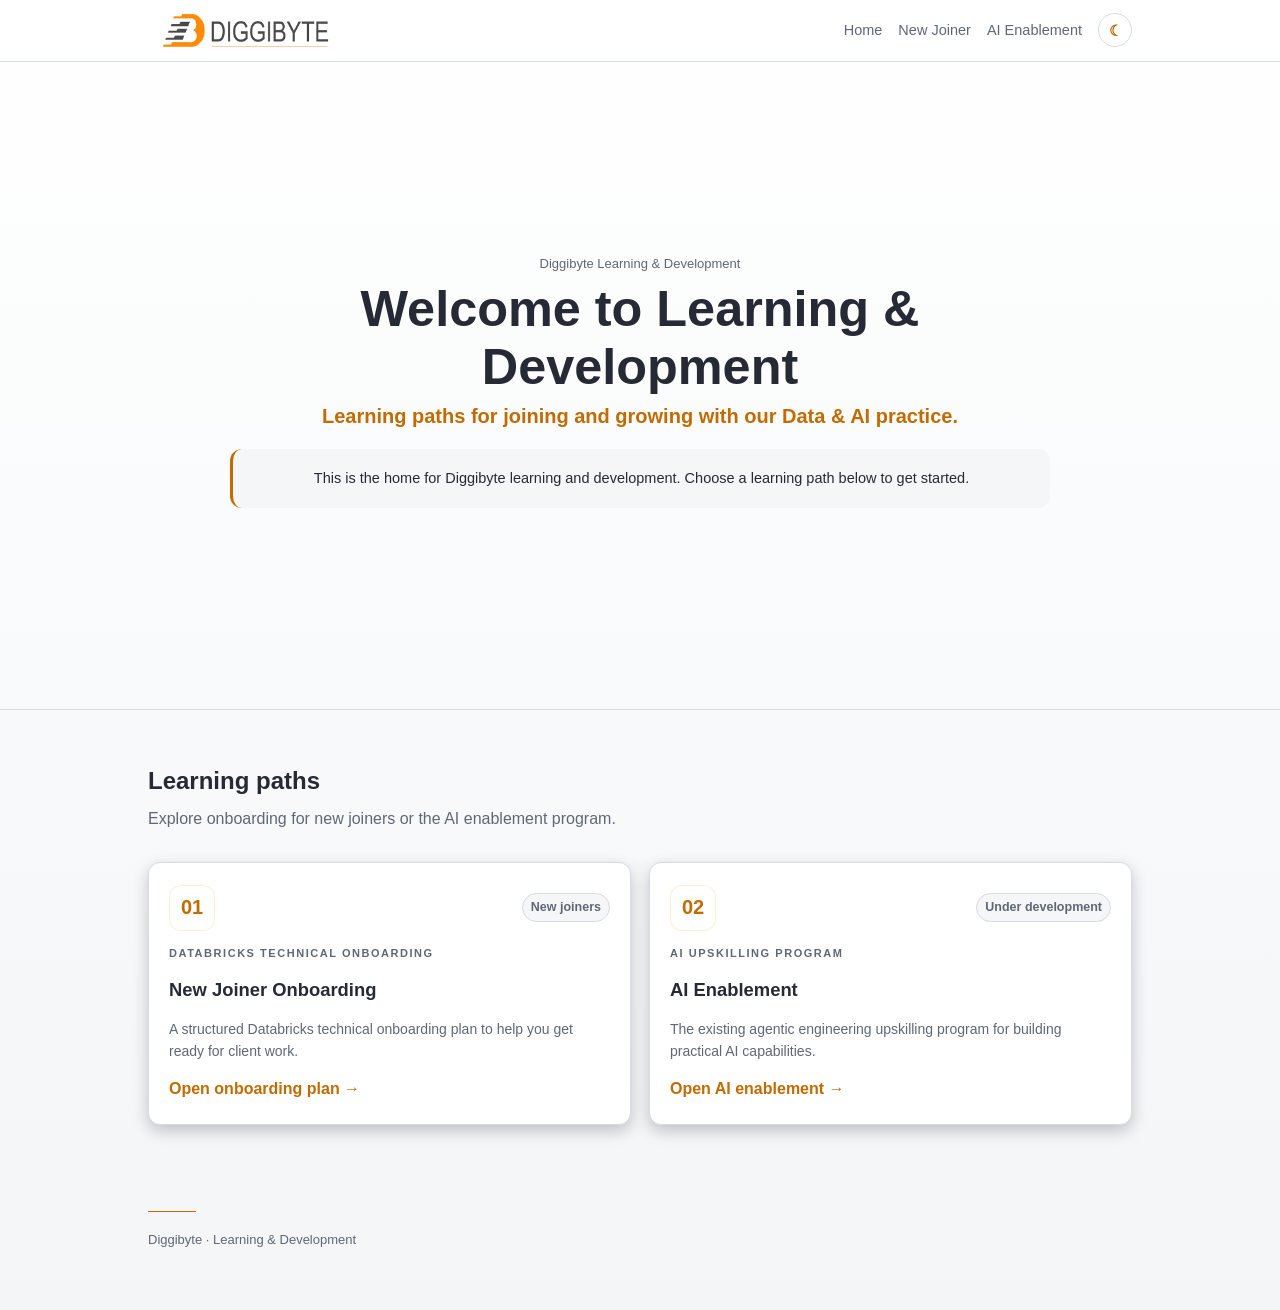
<file: index.html>
<!DOCTYPE html>
<html lang="en">
<head>
  <meta charset="UTF-8">
  <meta name="viewport" content="width=device-width, initial-scale=1.0">
  <meta name="description" content="Diggibyte Learning &amp; Development onboarding and AI enablement.">
  <title>Diggibyte: Learning &amp; Development</title>
  <link rel="stylesheet" href="css/styles.css">
</head>
<body class="light-theme">
  <nav>
    <div class="nav-inner">
      <div class="brand">
        <a href="index.html" aria-label="Diggibyte Learning &amp; Development home">
          <img class="brand-logo" src="assets/logo.png" alt="Diggibyte">
        </a>
      </div>
      <div class="navlinks">
        <a href="index.html" aria-current="page">Home</a>
        <a href="new-joiner.html">New Joiner</a>
        <a href="ai-enablement.html">AI Enablement</a>
        <button class="theme-toggle" type="button" aria-pressed="true" aria-label="Switch to dark theme" title="Switch theme">
          <span class="theme-icon" aria-hidden="true">&#9790;</span>
        </button>
      </div>
    </div>
  </nav>

  <header class="hero">
    <div class="wrap">
      <p class="initiative">Diggibyte Learning &amp; Development</p>
      <h1 class="program-name">Welcome to Learning &amp; Development</h1>
      <p class="tagline">Learning paths for joining and growing with our Data &amp; AI practice.</p>
      <div class="why-block">
        <p>This is the home for Diggibyte learning and development. Choose a learning path below to get started.</p>
      </div>
    </div>
  </header>

  <section>
    <div class="wrap">
      <h2>Learning paths</h2>
      <p class="section-lede">Explore onboarding for new joiners or the AI enablement program.</p>
      <div class="phase-grid learning-path-grid">
        <div class="phase-card">
          <div class="phase-header">
            <div class="phase-icon">01</div>
            <div class="phase-weeks">New joiners</div>
          </div>
          <div class="phase-label">Databricks technical onboarding</div>
          <h3 class="phase-title">New Joiner Onboarding</h3>
          <p>A structured Databricks technical onboarding plan to help you get ready for client work.</p>
          <a href="new-joiner.html">Open onboarding plan &#8594;</a>
        </div>
        <div class="phase-card">
          <div class="phase-header">
            <div class="phase-icon">02</div>
            <div class="phase-weeks">Under development</div>
          </div>
          <div class="phase-label">AI upskilling program</div>
          <h3 class="phase-title">AI Enablement</h3>
          <p>The existing agentic engineering upskilling program for building practical AI capabilities.</p>
          <a href="ai-enablement.html">Open AI enablement &#8594;</a>
        </div>
      </div>
    </div>
  </section>

  <footer>
    <div class="wrap">
      <div class="rule"></div>
      Diggibyte &#183; Learning &amp; Development
    </div>
  </footer>

  <script>
    const themeToggle = document.querySelector('.theme-toggle');
    const brandLogo = document.querySelector('.brand-logo');
    let savedTheme = null;

    try {
      savedTheme = localStorage.getItem('theme');
    } catch (error) {
      savedTheme = null;
    }

    if (savedTheme === 'dark') {
      document.body.classList.remove('light-theme');
    }

    function updateThemeToggle() {
      const isLight = document.body.classList.contains('light-theme');
      brandLogo.src = isLight ? 'assets/logo.png' : 'assets/logo_dark.png';
      themeToggle.setAttribute('aria-pressed', String(isLight));
      themeToggle.setAttribute('aria-label', isLight ? 'Switch to dark theme' : 'Switch to light theme');
      themeToggle.querySelector('.theme-icon').textContent = isLight ? '\u263E' : '\u2600';
    }

    themeToggle.addEventListener('click', () => {
      const isLight = document.body.classList.toggle('light-theme');
      try {
        localStorage.setItem('theme', isLight ? 'light' : 'dark');
      } catch (error) {
        // Theme switching still works when browser storage is unavailable.
      }
      updateThemeToggle();
    });

    updateThemeToggle();
  </script>
</body>
</html>
</file>
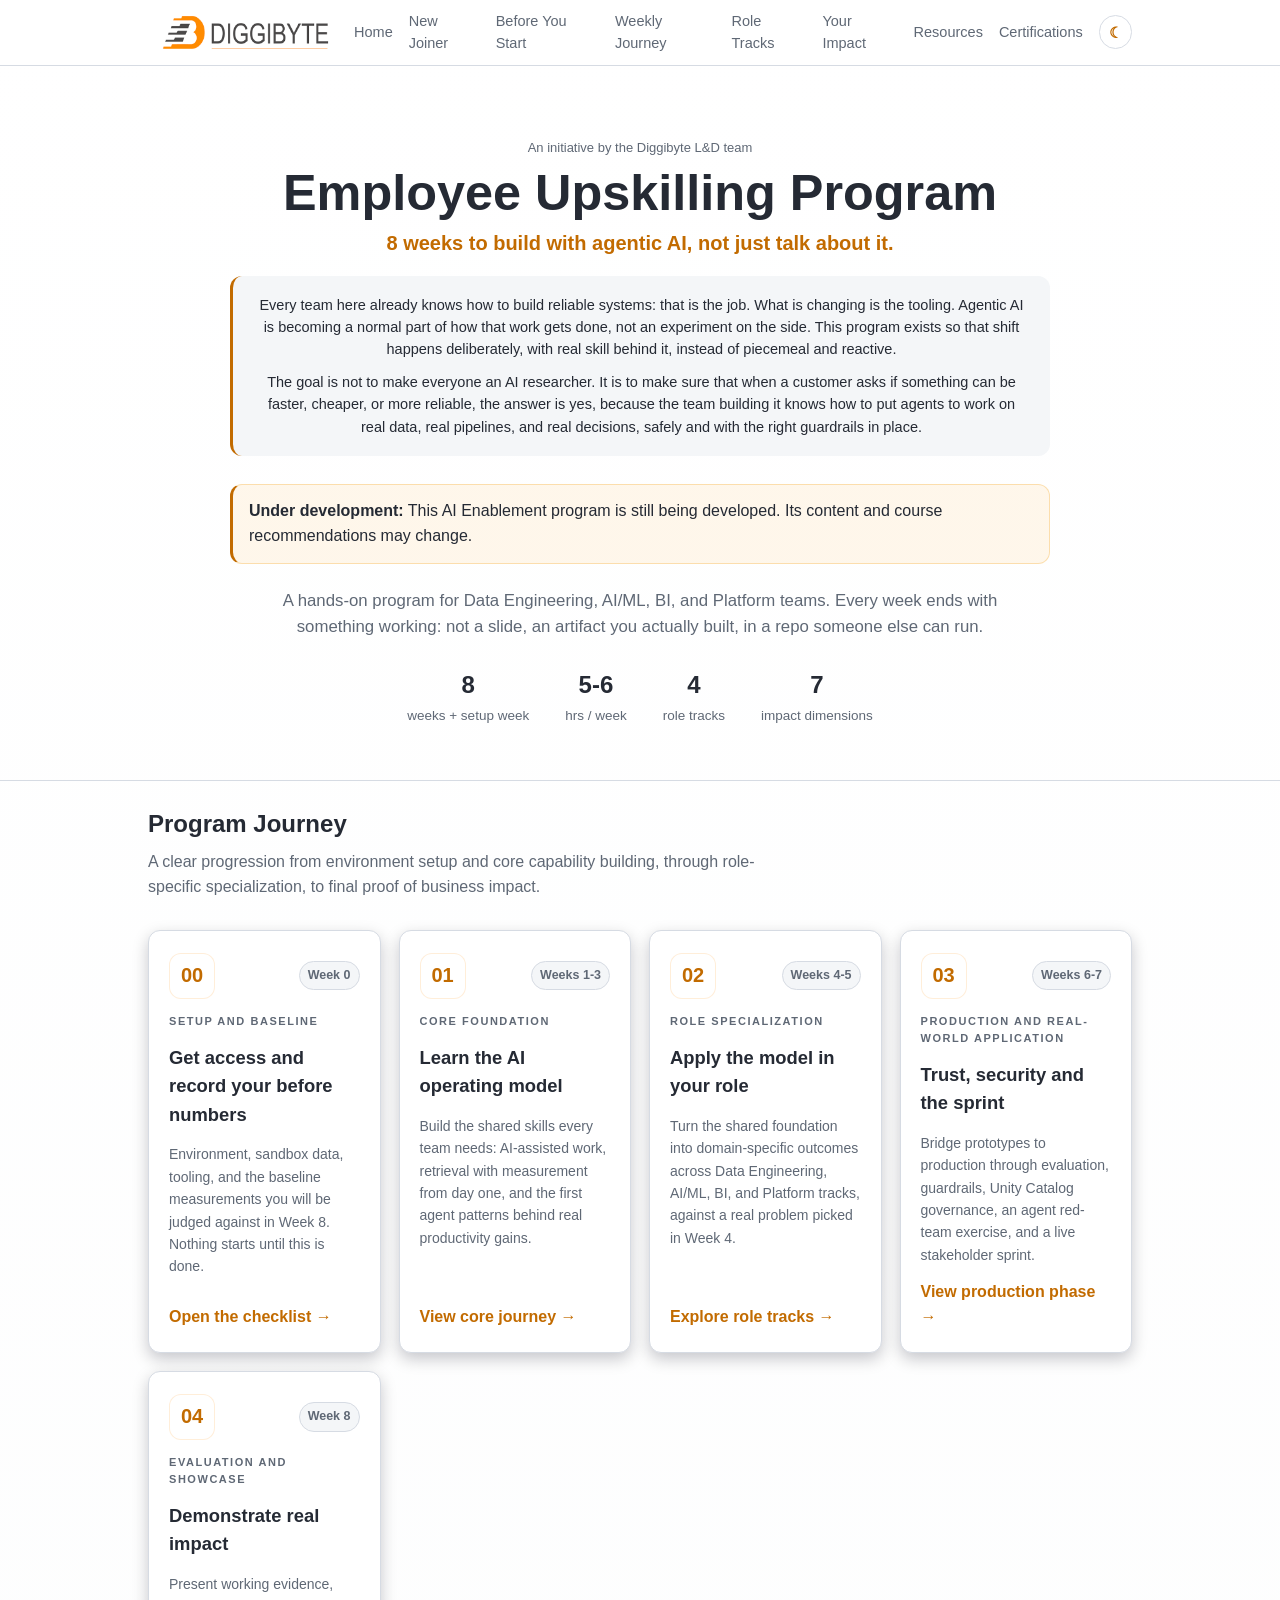
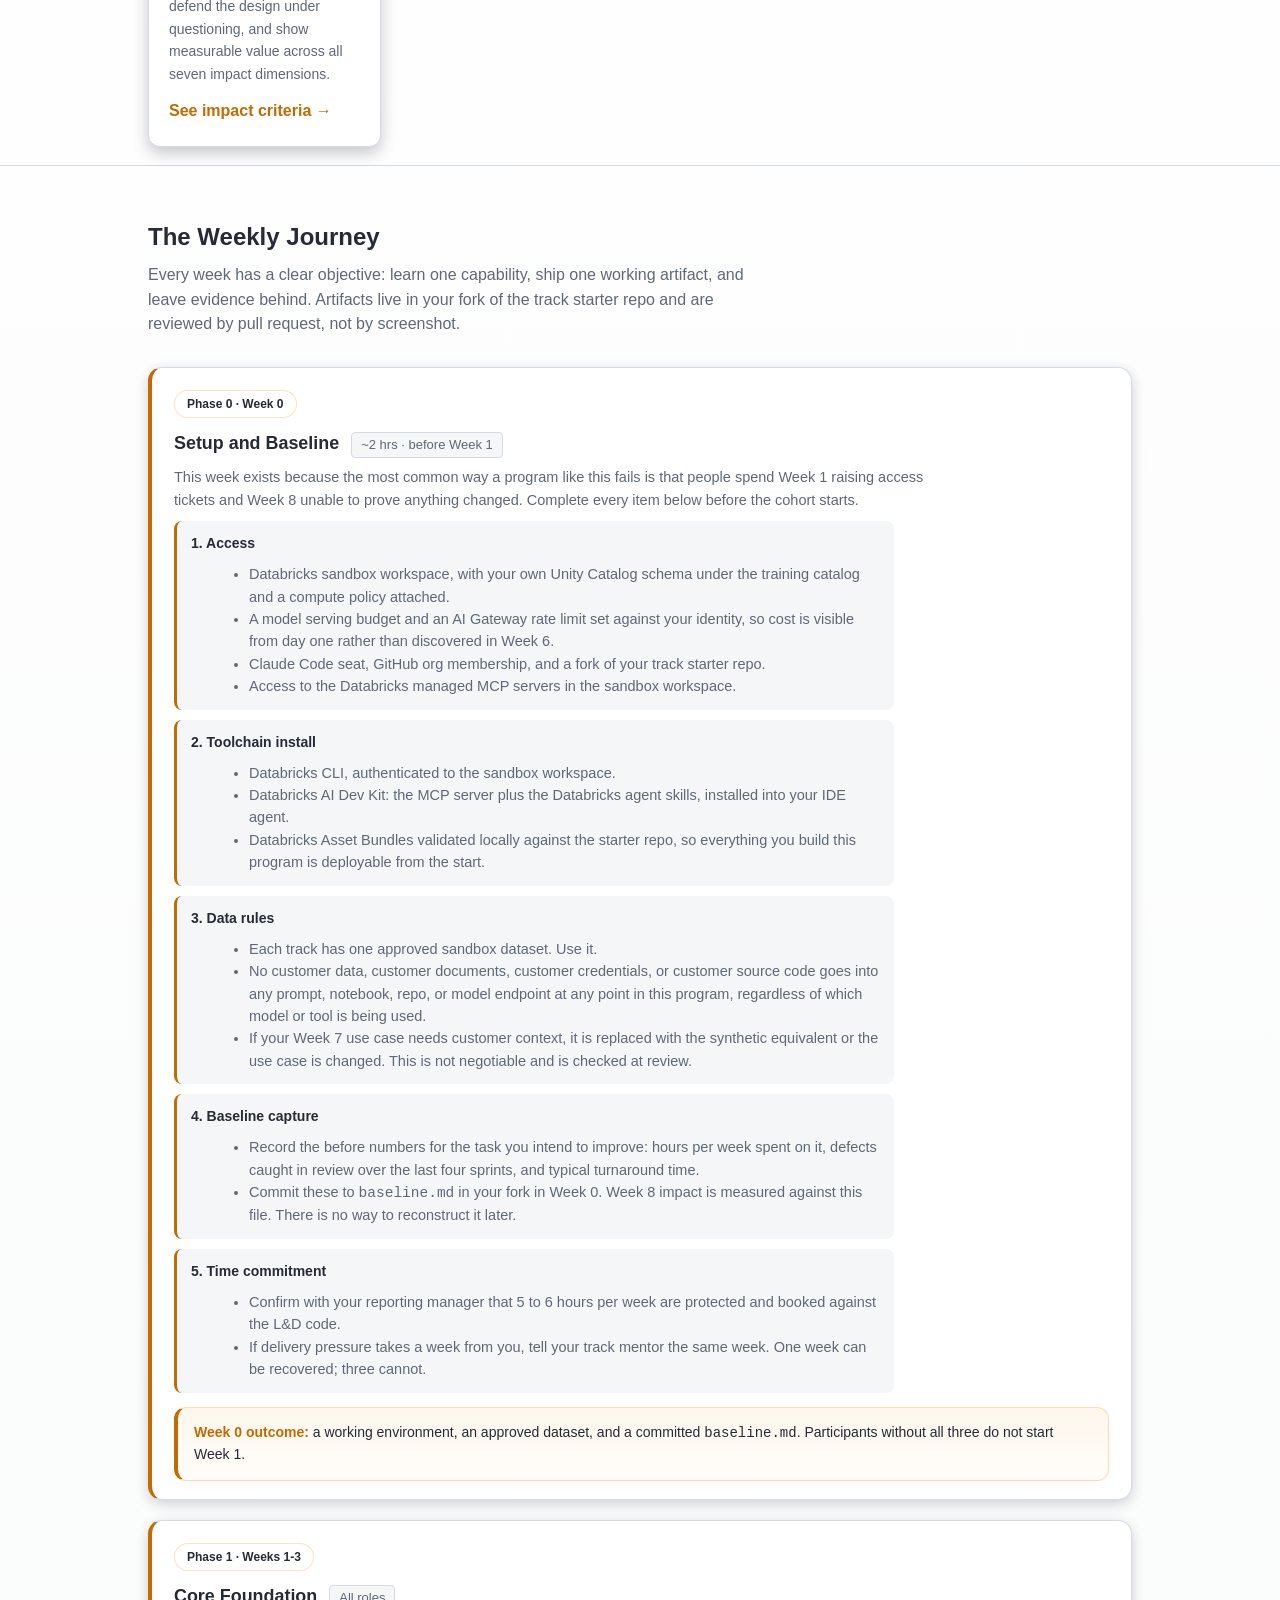
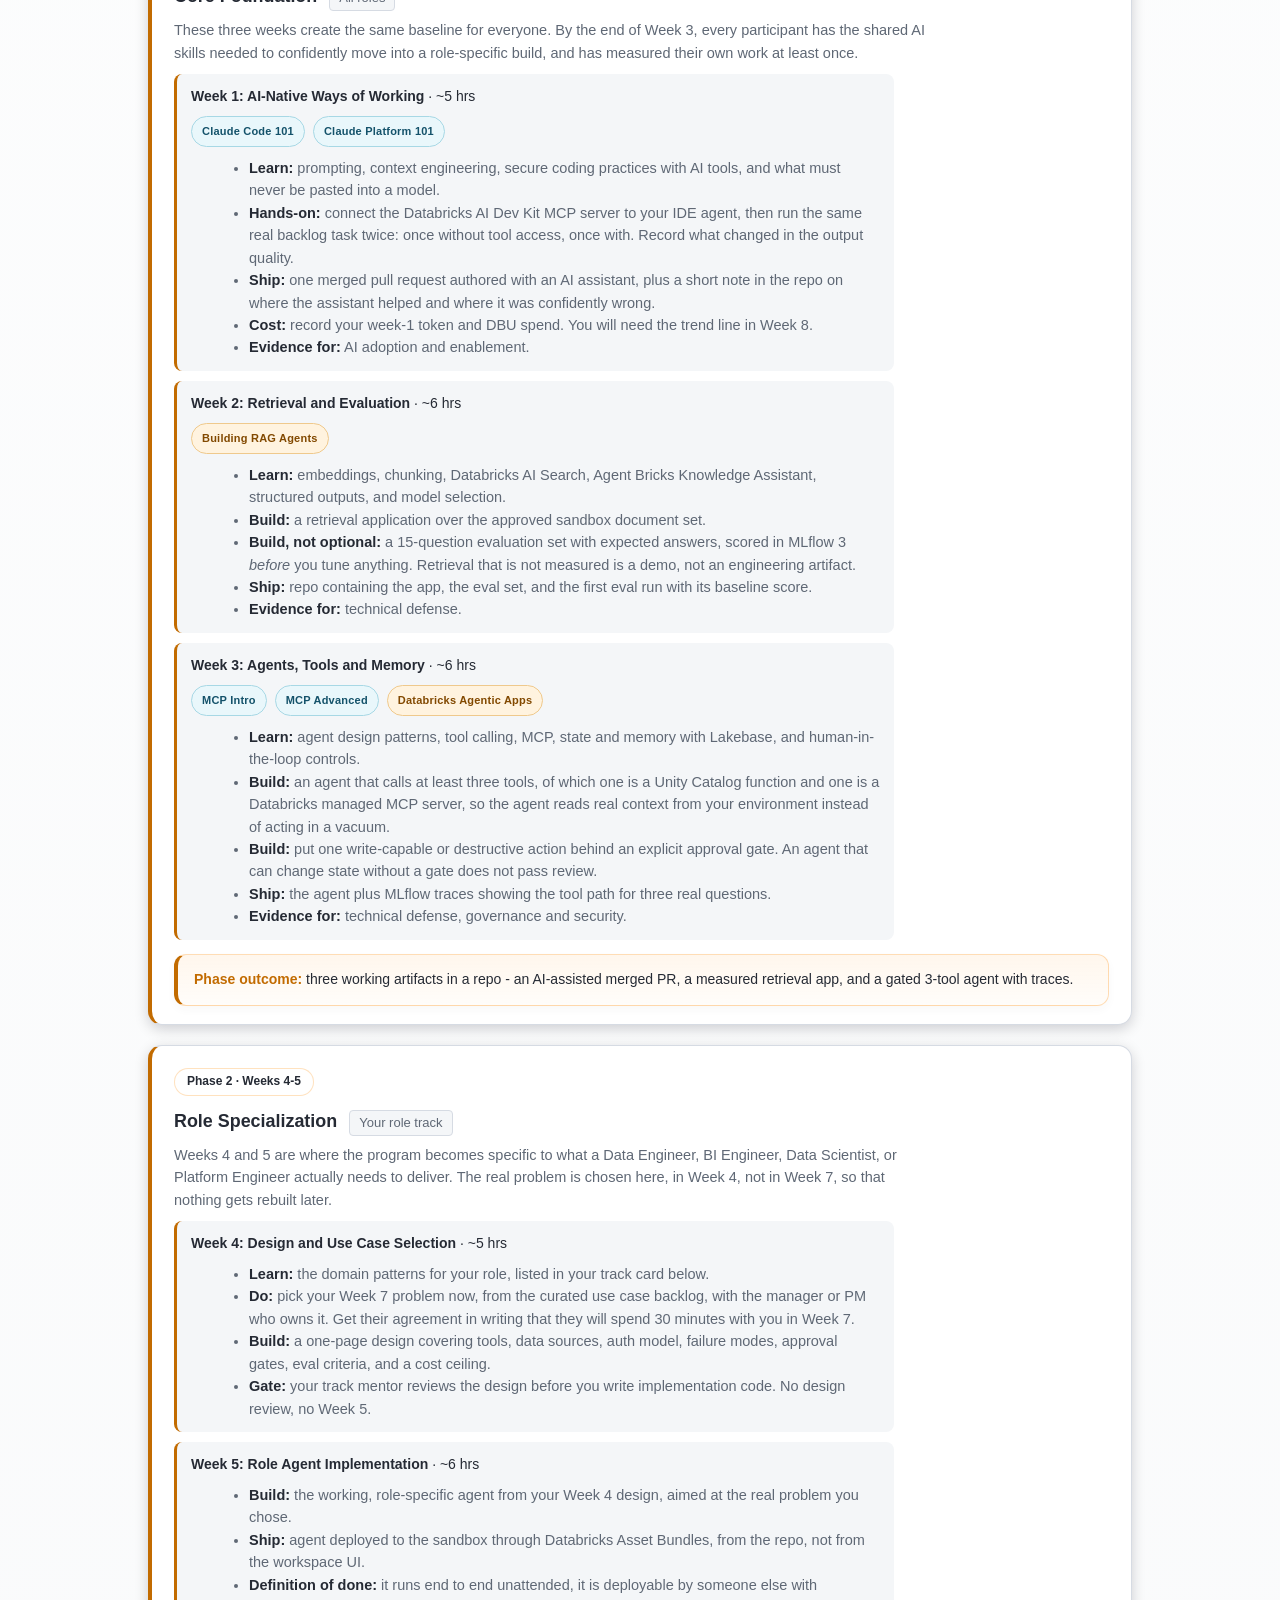
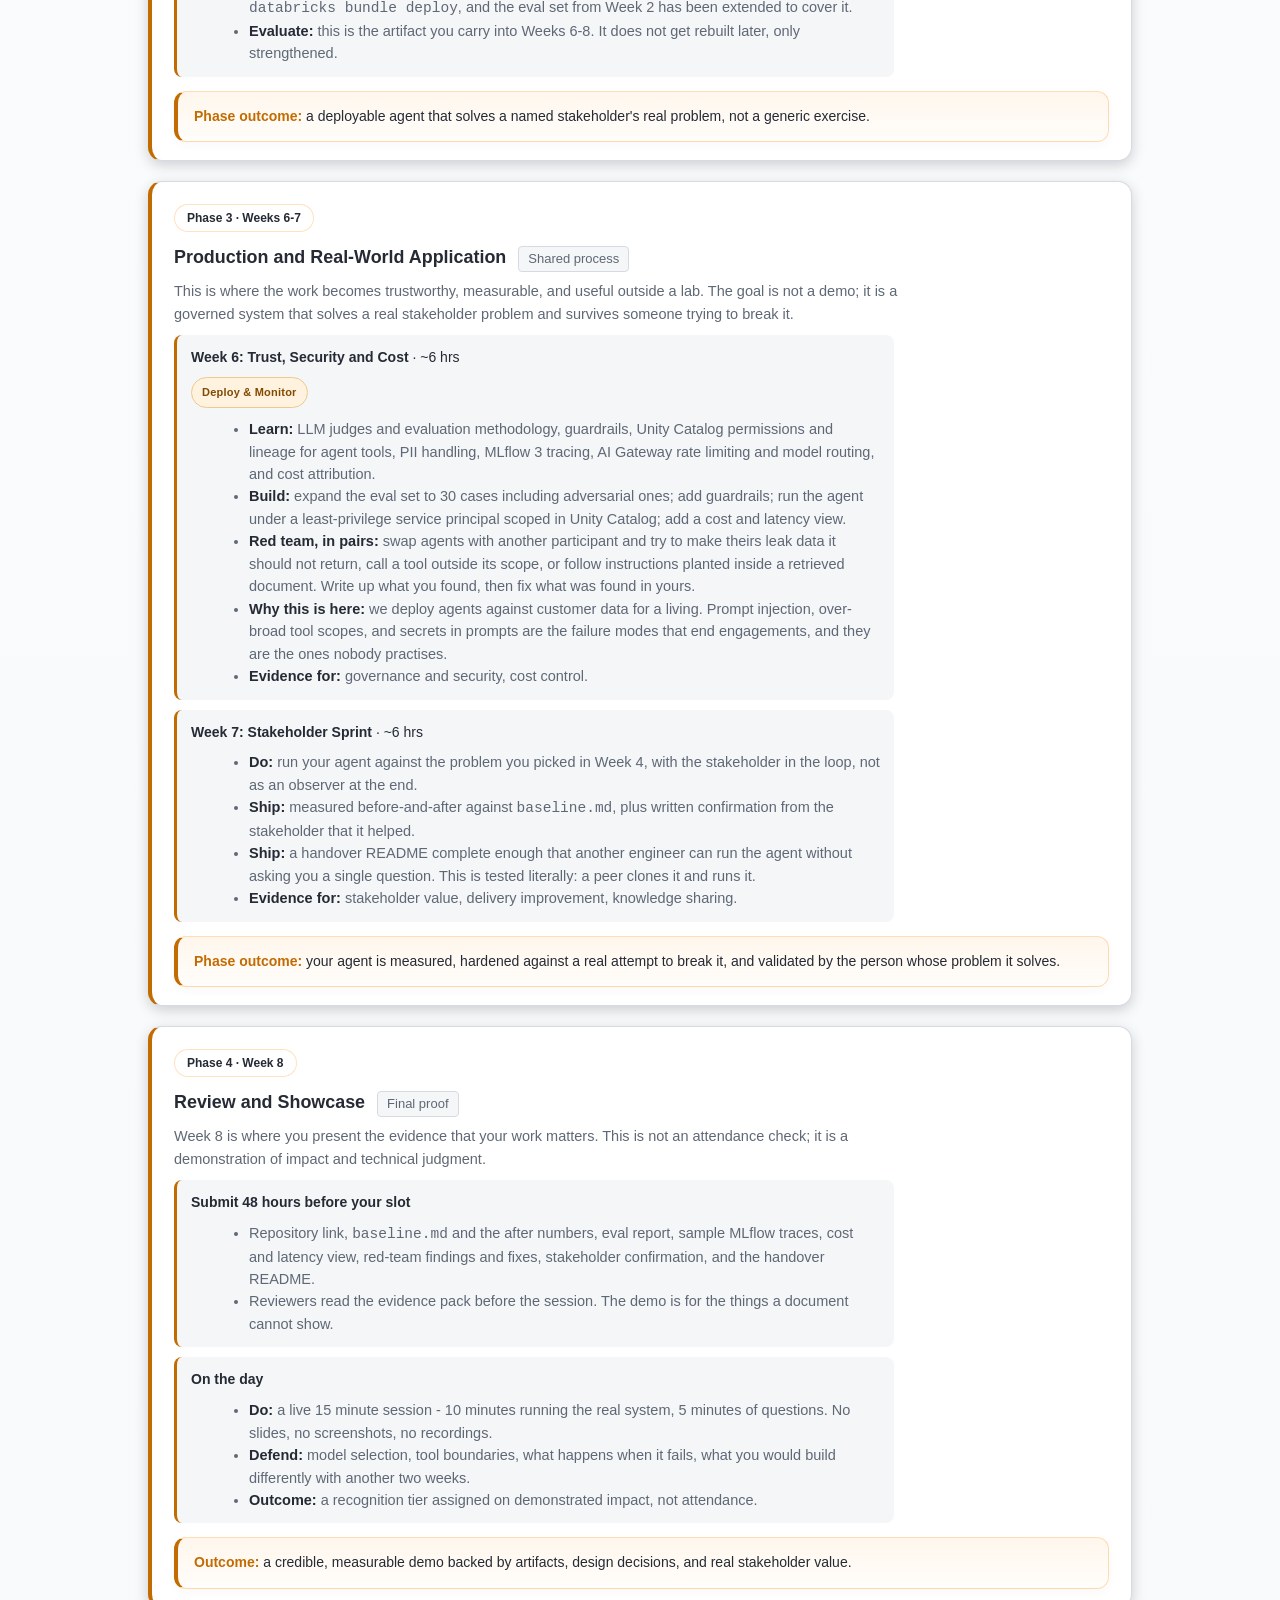
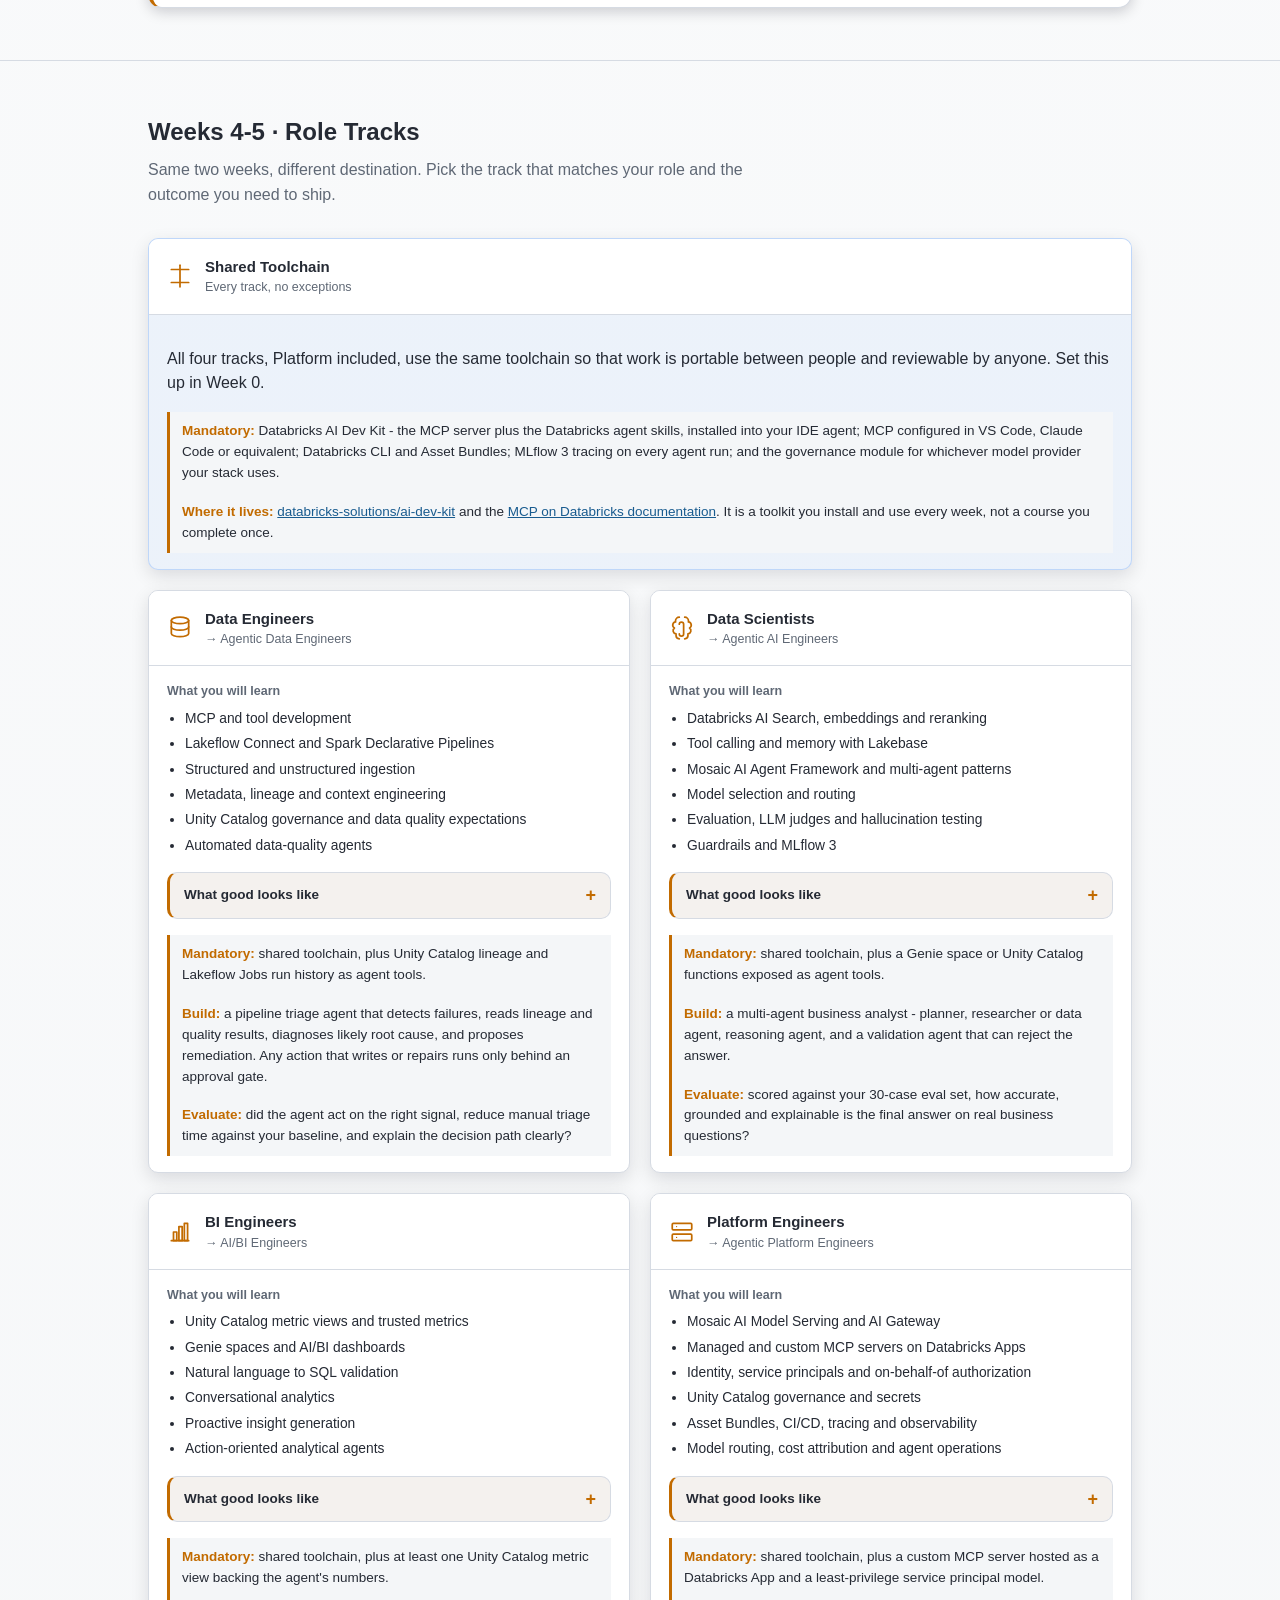
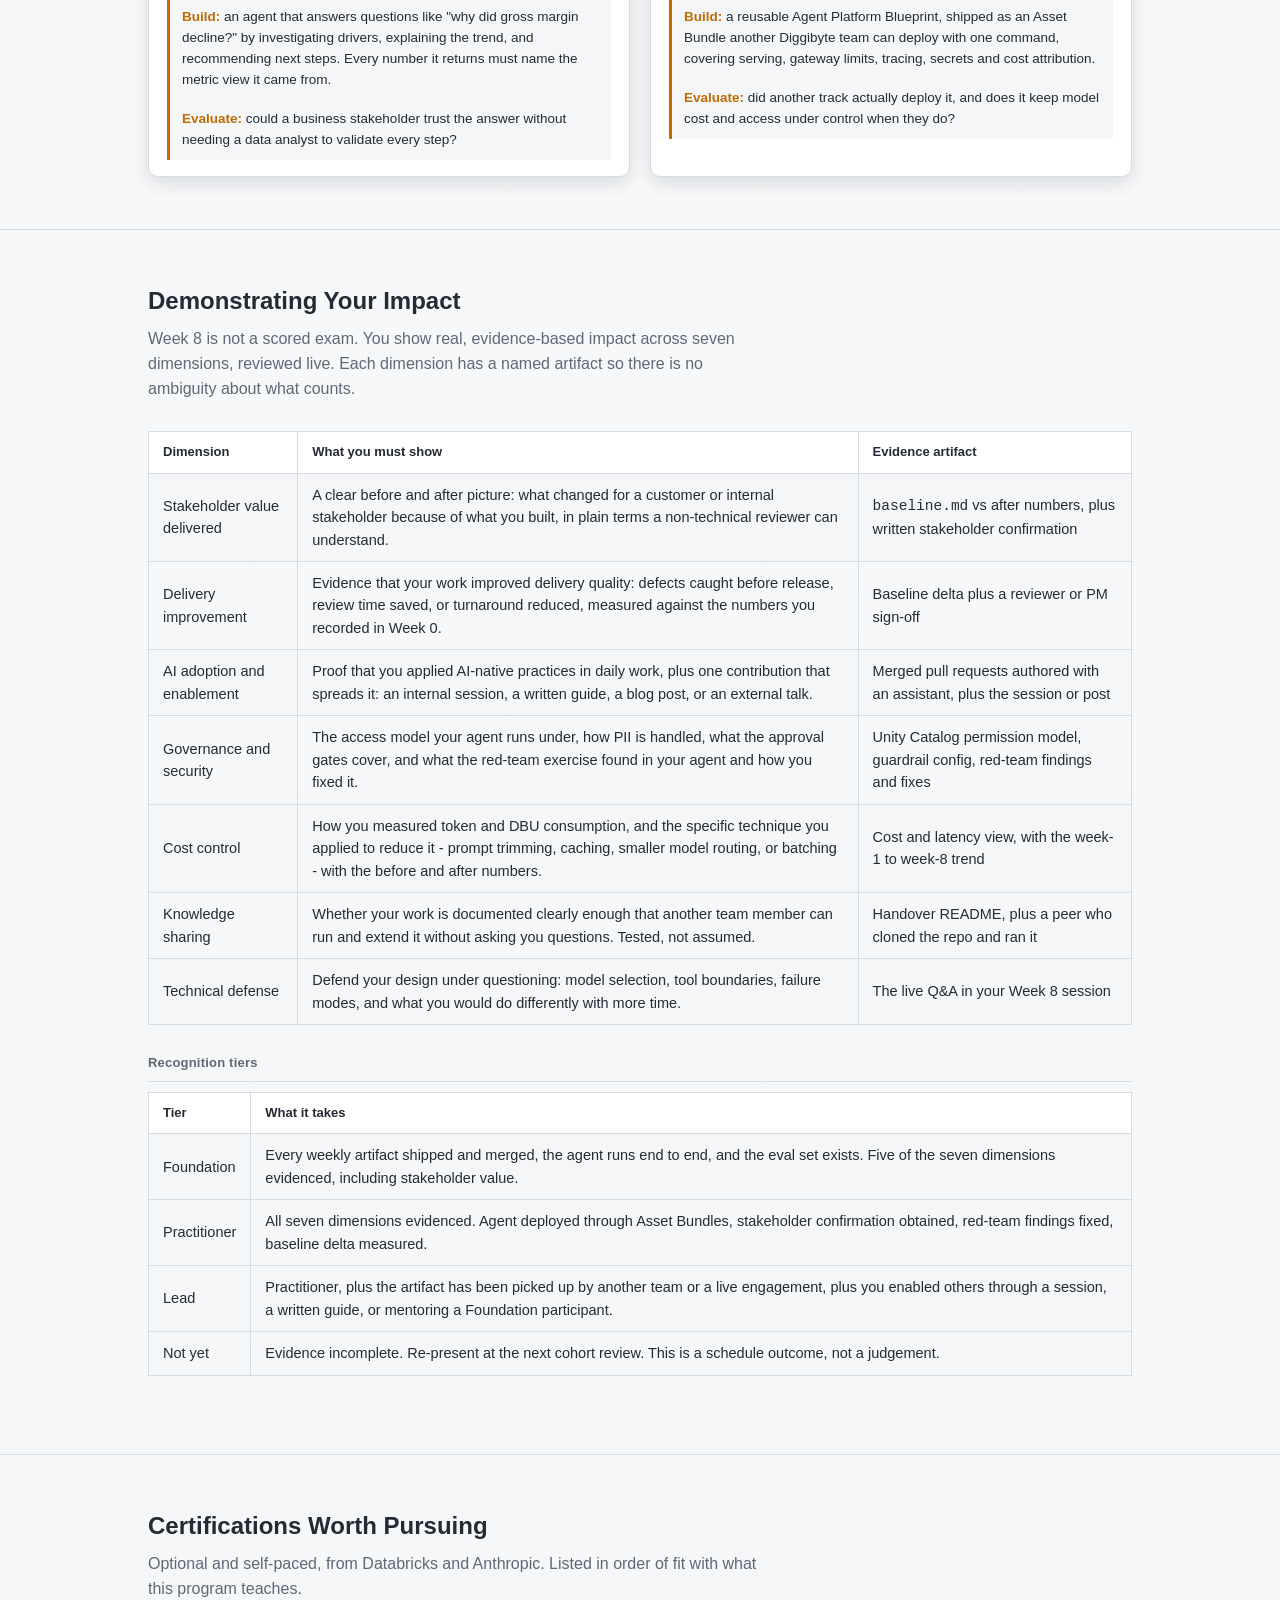
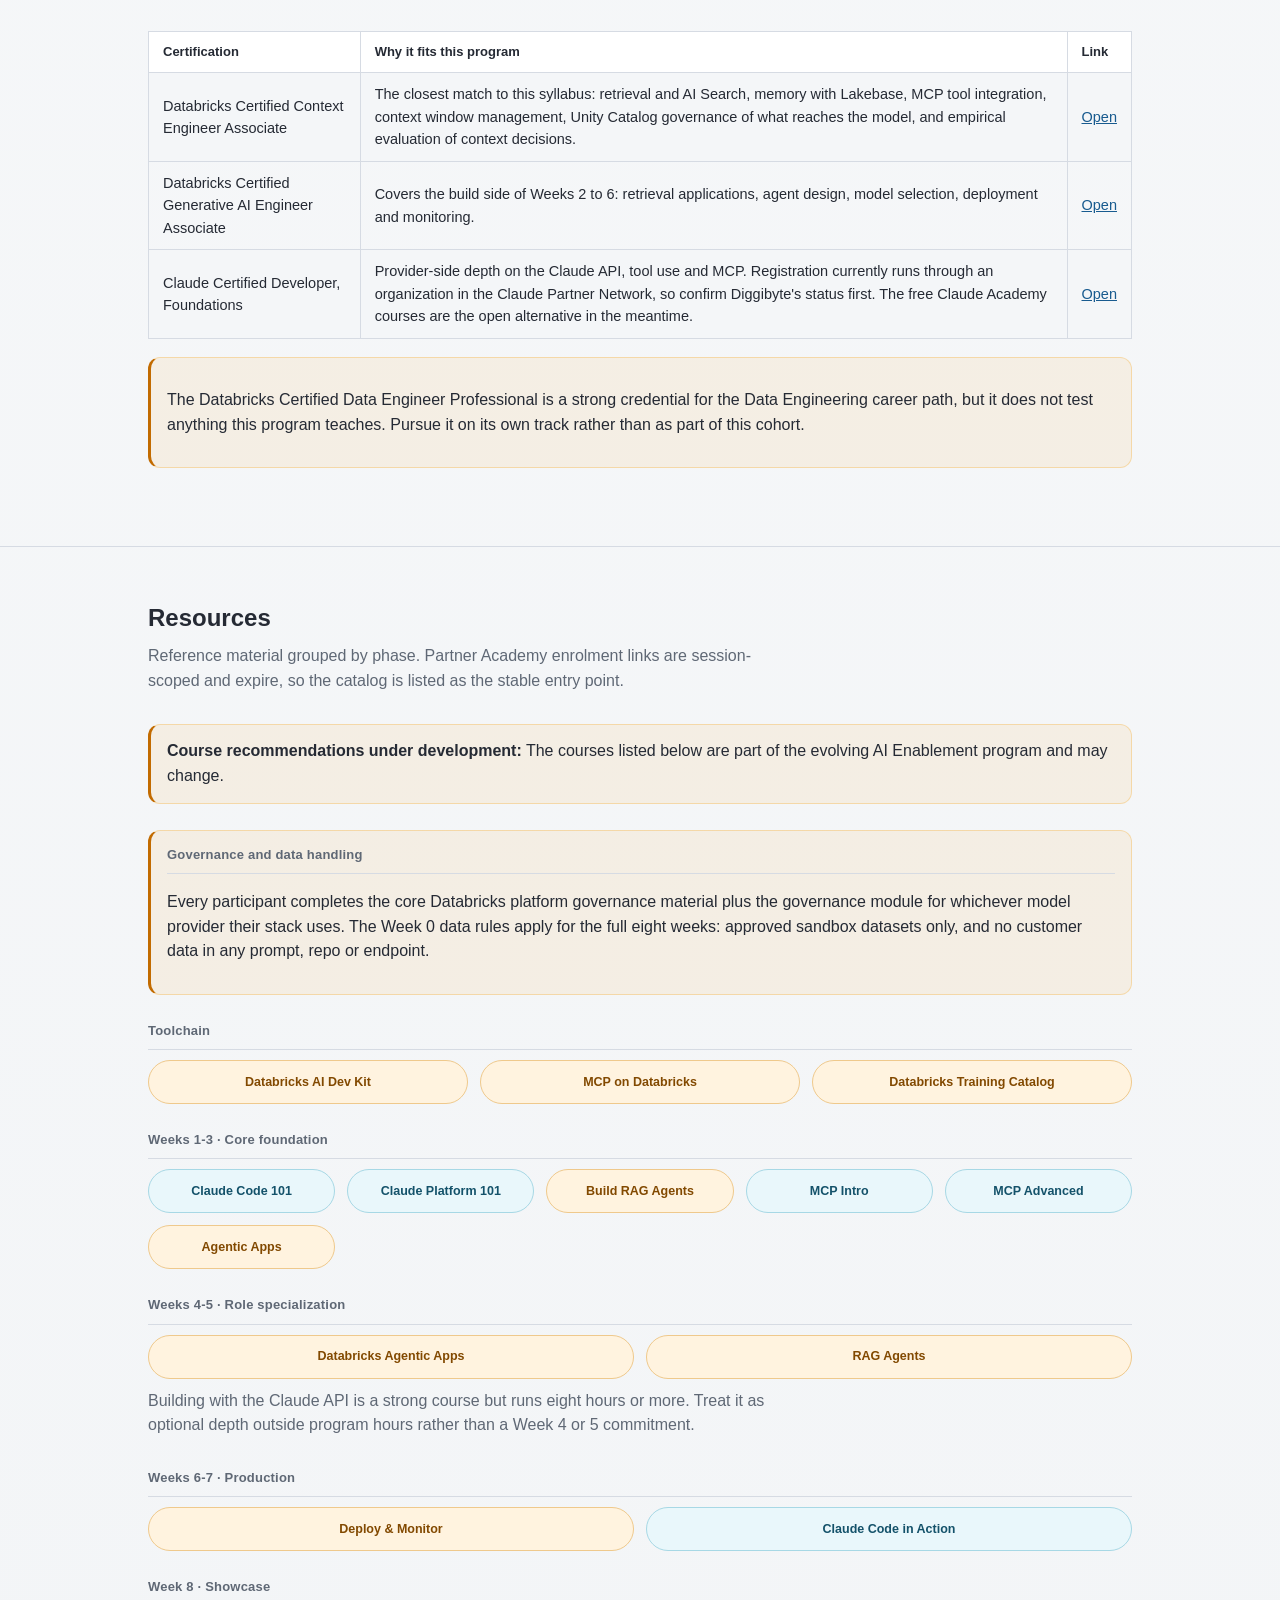
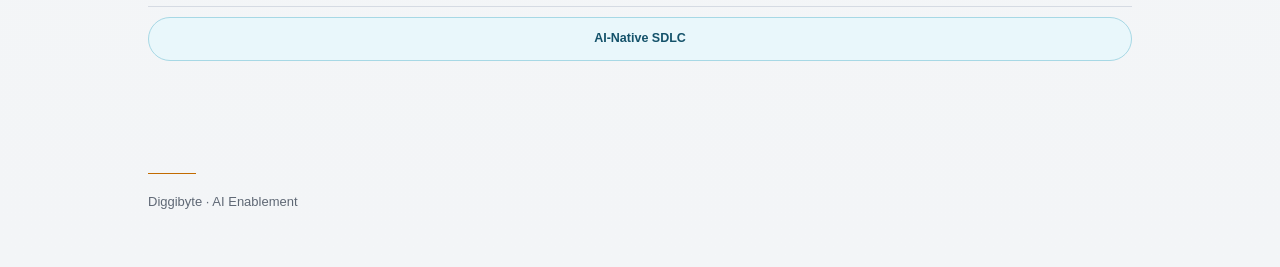
<file: ai-enablement.html>
<!DOCTYPE html>
<html lang="en">
<head>
  <meta charset="UTF-8">
  <meta name="viewport" content="width=device-width, initial-scale=1.0">
  <meta name="description" content="Diggibyte AI enablement program for agentic engineering.">
  <title>Diggibyte: AI Enablement</title>
  <link rel="stylesheet" href="css/styles.css">
</head>
<body class="light-theme">
  <nav>
    <div class="nav-inner">
      <div class="brand">
        <img class="brand-logo" src="assets/logo.png" alt="Diggibyte">
      </div>
      <div class="navlinks">
        <a href="index.html">Home</a>
        <a href="new-joiner.html">New Joiner</a>
        <a href="#setup">Before You Start</a>
        <a href="#journey">Weekly Journey</a>
        <a href="#tracks">Role Tracks</a>
        <a href="#impact">Your Impact</a>
        <a href="#resources">Resources</a>
        <a href="#certification">Certifications</a>
        <button class="theme-toggle" type="button" aria-pressed="true" aria-label="Switch to dark theme" title="Switch theme">
          <span class="theme-icon" aria-hidden="true">&#9790;</span>
        </button>
      </div>
    </div>
  </nav>

  <header class="hero">
    <div class="wrap">
      <p class="initiative">An initiative by the Diggibyte L&amp;D team</p>
      <h1 class="program-name">Employee Upskilling Program</h1>
      <p class="tagline">8 weeks to build with agentic AI, not just talk about it.</p>
      <div class="why-block">
        <p>Every team here already knows how to build reliable systems: that is the job. What is changing is the tooling. Agentic AI is becoming a normal part of how that work gets done, not an experiment on the side. This program exists so that shift happens deliberately, with real skill behind it, instead of piecemeal and reactive.</p>
        <p>The goal is not to make everyone an AI researcher. It is to make sure that when a customer asks if something can be faster, cheaper, or more reliable, the answer is yes, because the team building it knows how to put agents to work on real data, real pipelines, and real decisions, safely and with the right guardrails in place.</p>
      </div>
      <div class="res-block-note under-development-notice" role="status">
        <strong>Under development:</strong> This AI Enablement program is still being developed. Its content and course recommendations may change.
      </div>
      <p class="lede">A hands-on program for Data Engineering, AI/ML, BI, and Platform teams. Every week ends with something working: not a slide, an artifact you actually built, in a repo someone else can run.</p>
      <div class="stat-row">
        <div class="stat"><b>8</b><span>weeks + setup week</span></div>
        <div class="stat"><b>5-6</b><span>hrs / week</span></div>
        <div class="stat"><b>4</b><span>role tracks</span></div>
        <div class="stat"><b>7</b><span>impact dimensions</span></div>
      </div>
    </div>
  </header>

  <section class="journey-map">
    <div class="wrap">
      <h2>Program Journey</h2>
      <p class="section-lede">A clear progression from environment setup and core capability building, through role-specific specialization, to final proof of business impact.</p>
      <div class="phase-grid">
        <div class="phase-card">
          <div class="phase-header">
            <div class="phase-icon">00</div>
            <div class="phase-weeks">Week 0</div>
          </div>
          <div class="phase-label">Setup and baseline</div>
          <h3 class="phase-title">Get access and record your before numbers</h3>
          <p>Environment, sandbox data, tooling, and the baseline measurements you will be judged against in Week 8. Nothing starts until this is done.</p>
          <a href="#setup">Open the checklist &#8594;</a>
        </div>
        <div class="phase-card">
          <div class="phase-header">
            <div class="phase-icon">01</div>
            <div class="phase-weeks">Weeks 1-3</div>
          </div>
          <div class="phase-label">Core foundation</div>
          <h3 class="phase-title">Learn the AI operating model</h3>
          <p>Build the shared skills every team needs: AI-assisted work, retrieval with measurement from day one, and the first agent patterns behind real productivity gains.</p>
          <a href="#journey">View core journey &#8594;</a>
        </div>
        <div class="phase-card">
          <div class="phase-header">
            <div class="phase-icon">02</div>
            <div class="phase-weeks">Weeks 4-5</div>
          </div>
          <div class="phase-label">Role specialization</div>
          <h3 class="phase-title">Apply the model in your role</h3>
          <p>Turn the shared foundation into domain-specific outcomes across Data Engineering, AI/ML, BI, and Platform tracks, against a real problem picked in Week 4.</p>
          <a href="#tracks">Explore role tracks &#8594;</a>
        </div>
        <div class="phase-card">
          <div class="phase-header">
            <div class="phase-icon">03</div>
            <div class="phase-weeks">Weeks 6-7</div>
          </div>
          <div class="phase-label">Production and real-world application</div>
          <h3 class="phase-title">Trust, security and the sprint</h3>
          <p>Bridge prototypes to production through evaluation, guardrails, Unity Catalog governance, an agent red-team exercise, and a live stakeholder sprint.</p>
          <a href="#journey">View production phase &#8594;</a>
        </div>
        <div class="phase-card">
          <div class="phase-header">
            <div class="phase-icon">04</div>
            <div class="phase-weeks">Week 8</div>
          </div>
          <div class="phase-label">Evaluation and showcase</div>
          <h3 class="phase-title">Demonstrate real impact</h3>
          <p>Present working evidence, defend the design under questioning, and show measurable value across all seven impact dimensions.</p>
          <a href="#impact">See impact criteria &#8594;</a>
        </div>
      </div>
    </div>
  </section>

  <section id="journey">
    <div class="wrap">
      <h2>The Weekly Journey</h2>
      <p class="section-lede">Every week has a clear objective: learn one capability, ship one working artifact, and leave evidence behind. Artifacts live in your fork of the track starter repo and are reviewed by pull request, not by screenshot.</p>

      <div class="journey">

        <div class="wk-section" id="setup" data-week="0">
          <div class="wk-step-badge">Phase 0 &#183; Week 0</div>
          <div class="wk-head"><span class="wk-title">Setup and Baseline</span><span class="wk-hours">~2 hrs &#183; before Week 1</span></div>
          <div class="wk-body">
            <p>This week exists because the most common way a program like this fails is that people spend Week 1 raising access tickets and Week 8 unable to prove anything changed. Complete every item below before the cohort starts.</p>

            <div class="wk-section-block">
              <p><strong>1. Access</strong></p>
              <ul>
                <li>Databricks sandbox workspace, with your own Unity Catalog schema under the training catalog and a compute policy attached.</li>
                <li>A model serving budget and an AI Gateway rate limit set against your identity, so cost is visible from day one rather than discovered in Week 6.</li>
                <li>Claude Code seat, GitHub org membership, and a fork of your track starter repo.</li>
                <li>Access to the Databricks managed MCP servers in the sandbox workspace.</li>
              </ul>
            </div>

            <div class="wk-section-block">
              <p><strong>2. Toolchain install</strong></p>
              <ul>
                <li>Databricks CLI, authenticated to the sandbox workspace.</li>
                <li>Databricks AI Dev Kit: the MCP server plus the Databricks agent skills, installed into your IDE agent.</li>
                <li>Databricks Asset Bundles validated locally against the starter repo, so everything you build this program is deployable from the start.</li>
              </ul>
            </div>

            <div class="wk-section-block">
              <p><strong>3. Data rules</strong></p>
              <ul>
                <li>Each track has one approved sandbox dataset. Use it.</li>
                <li>No customer data, customer documents, customer credentials, or customer source code goes into any prompt, notebook, repo, or model endpoint at any point in this program, regardless of which model or tool is being used.</li>
                <li>If your Week 7 use case needs customer context, it is replaced with the synthetic equivalent or the use case is changed. This is not negotiable and is checked at review.</li>
              </ul>
            </div>

            <div class="wk-section-block">
              <p><strong>4. Baseline capture</strong></p>
              <ul>
                <li>Record the before numbers for the task you intend to improve: hours per week spent on it, defects caught in review over the last four sprints, and typical turnaround time.</li>
                <li>Commit these to <code>baseline.md</code> in your fork in Week 0. Week 8 impact is measured against this file. There is no way to reconstruct it later.</li>
              </ul>
            </div>

            <div class="wk-section-block">
              <p><strong>5. Time commitment</strong></p>
              <ul>
                <li>Confirm with your reporting manager that 5 to 6 hours per week are protected and booked against the L&amp;D code.</li>
                <li>If delivery pressure takes a week from you, tell your track mentor the same week. One week can be recovered; three cannot.</li>
              </ul>
            </div>
          </div>
          <div class="outcome"><b>Week 0 outcome:</b> a working environment, an approved dataset, and a committed <code>baseline.md</code>. Participants without all three do not start Week 1.</div>
        </div>

        <div class="wk-section" data-week="1-3">
          <div class="wk-step-badge">Phase 1 &#183; Weeks 1-3</div>
          <div class="wk-head"><span class="wk-title">Core Foundation</span><span class="wk-hours">All roles</span></div>
          <div class="wk-body">
            <p>These three weeks create the same baseline for everyone. By the end of Week 3, every participant has the shared AI skills needed to confidently move into a role-specific build, and has measured their own work at least once.</p>

            <div class="wk-section-block">
              <p><strong>Week 1: AI-Native Ways of Working</strong> &#183; ~5 hrs</p>
              <div class="course-tags">
                <a class="course-tag claude" href="https://academy.claude.com/courses/claude-code-101" target="_blank" rel="noopener">Claude Code 101</a>
                <a class="course-tag claude" href="https://academy.claude.com/courses/claude-platform-101" target="_blank" rel="noopener">Claude Platform 101</a>
              </div>
              <ul>
                <li><strong>Learn:</strong> prompting, context engineering, secure coding practices with AI tools, and what must never be pasted into a model.</li>
                <li><strong>Hands-on:</strong> connect the Databricks AI Dev Kit MCP server to your IDE agent, then run the same real backlog task twice: once without tool access, once with. Record what changed in the output quality.</li>
                <li><strong>Ship:</strong> one merged pull request authored with an AI assistant, plus a short note in the repo on where the assistant helped and where it was confidently wrong.</li>
                <li><strong>Cost:</strong> record your week-1 token and DBU spend. You will need the trend line in Week 8.</li>
                <li><strong>Evidence for:</strong> AI adoption and enablement.</li>
              </ul>
            </div>

            <div class="wk-section-block">
              <p><strong>Week 2: Retrieval and Evaluation</strong> &#183; ~6 hrs</p>
              <div class="course-tags">
                <a class="course-tag databricks" href="https://partner-academy.databricks.com/learn/courses/5786/building-rag-agents-with-agent-bricks" target="_blank" rel="noopener">Building RAG Agents</a>
              </div>
              <ul>
                <li><strong>Learn:</strong> embeddings, chunking, Databricks AI Search, Agent Bricks Knowledge Assistant, structured outputs, and model selection.</li>
                <li><strong>Build:</strong> a retrieval application over the approved sandbox document set.</li>
                <li><strong>Build, not optional:</strong> a 15-question evaluation set with expected answers, scored in MLflow 3 <em>before</em> you tune anything. Retrieval that is not measured is a demo, not an engineering artifact.</li>
                <li><strong>Ship:</strong> repo containing the app, the eval set, and the first eval run with its baseline score.</li>
                <li><strong>Evidence for:</strong> technical defense.</li>
              </ul>
            </div>

            <div class="wk-section-block">
              <p><strong>Week 3: Agents, Tools and Memory</strong> &#183; ~6 hrs</p>
              <div class="course-tags">
                <a class="course-tag claude" href="https://academy.claude.com/courses/introduction-to-model-context-protocol" target="_blank" rel="noopener">MCP Intro</a>
                <a class="course-tag claude" href="https://academy.claude.com/courses/model-context-protocol-advanced-topics" target="_blank" rel="noopener">MCP Advanced</a>
                <a class="course-tag databricks" href="https://partner-academy.databricks.com/learn/courses/5785/building-agentic-applications-on-databricks" target="_blank" rel="noopener">Databricks Agentic Apps</a>
              </div>
              <ul>
                <li><strong>Learn:</strong> agent design patterns, tool calling, MCP, state and memory with Lakebase, and human-in-the-loop controls.</li>
                <li><strong>Build:</strong> an agent that calls at least three tools, of which one is a Unity Catalog function and one is a Databricks managed MCP server, so the agent reads real context from your environment instead of acting in a vacuum.</li>
                <li><strong>Build:</strong> put one write-capable or destructive action behind an explicit approval gate. An agent that can change state without a gate does not pass review.</li>
                <li><strong>Ship:</strong> the agent plus MLflow traces showing the tool path for three real questions.</li>
                <li><strong>Evidence for:</strong> technical defense, governance and security.</li>
              </ul>
            </div>
          </div>
          <div class="outcome"><b>Phase outcome:</b> three working artifacts in a repo - an AI-assisted merged PR, a measured retrieval app, and a gated 3-tool agent with traces.</div>
        </div>

        <div class="wk-section" data-week="4-5">
          <div class="wk-step-badge">Phase 2 &#183; Weeks 4-5</div>
          <div class="wk-head"><span class="wk-title">Role Specialization</span><span class="wk-hours">Your role track</span></div>
          <div class="wk-body">
            <p>Weeks 4 and 5 are where the program becomes specific to what a Data Engineer, BI Engineer, Data Scientist, or Platform Engineer actually needs to deliver. The real problem is chosen here, in Week 4, not in Week 7, so that nothing gets rebuilt later.</p>

            <div class="wk-section-block">
              <p><strong>Week 4: Design and Use Case Selection</strong> &#183; ~5 hrs</p>
              <ul>
                <li><strong>Learn:</strong> the domain patterns for your role, listed in your track card below.</li>
                <li><strong>Do:</strong> pick your Week 7 problem now, from the curated use case backlog, with the manager or PM who owns it. Get their agreement in writing that they will spend 30 minutes with you in Week 7.</li>
                <li><strong>Build:</strong> a one-page design covering tools, data sources, auth model, failure modes, approval gates, eval criteria, and a cost ceiling.</li>
                <li><strong>Gate:</strong> your track mentor reviews the design before you write implementation code. No design review, no Week 5.</li>
              </ul>
            </div>

            <div class="wk-section-block">
              <p><strong>Week 5: Role Agent Implementation</strong> &#183; ~6 hrs</p>
              <ul>
                <li><strong>Build:</strong> the working, role-specific agent from your Week 4 design, aimed at the real problem you chose.</li>
                <li><strong>Ship:</strong> agent deployed to the sandbox through Databricks Asset Bundles, from the repo, not from the workspace UI.</li>
                <li><strong>Definition of done:</strong> it runs end to end unattended, it is deployable by someone else with <code>databricks bundle deploy</code>, and the eval set from Week 2 has been extended to cover it.</li>
                <li><strong>Evaluate:</strong> this is the artifact you carry into Weeks 6-8. It does not get rebuilt later, only strengthened.</li>
              </ul>
            </div>
          </div>
          <div class="outcome"><b>Phase outcome:</b> a deployable agent that solves a named stakeholder's real problem, not a generic exercise.</div>
        </div>

        <div class="wk-section" data-week="6-7">
          <div class="wk-step-badge">Phase 3 &#183; Weeks 6-7</div>
          <div class="wk-head"><span class="wk-title">Production and Real-World Application</span><span class="wk-hours">Shared process</span></div>
          <div class="wk-body">
            <p>This is where the work becomes trustworthy, measurable, and useful outside a lab. The goal is not a demo; it is a governed system that solves a real stakeholder problem and survives someone trying to break it.</p>

            <div class="wk-section-block">
              <p><strong>Week 6: Trust, Security and Cost</strong> &#183; ~6 hrs</p>
              <div class="course-tags">
                <a class="course-tag databricks" href="https://partner-academy.databricks.com/learn/courses/5784/deploying-and-monitoring-agent-applications-on-databricks" target="_blank" rel="noopener">Deploy &amp; Monitor</a>
              </div>
              <ul>
                <li><strong>Learn:</strong> LLM judges and evaluation methodology, guardrails, Unity Catalog permissions and lineage for agent tools, PII handling, MLflow 3 tracing, AI Gateway rate limiting and model routing, and cost attribution.</li>
                <li><strong>Build:</strong> expand the eval set to 30 cases including adversarial ones; add guardrails; run the agent under a least-privilege service principal scoped in Unity Catalog; add a cost and latency view.</li>
                <li><strong>Red team, in pairs:</strong> swap agents with another participant and try to make theirs leak data it should not return, call a tool outside its scope, or follow instructions planted inside a retrieved document. Write up what you found, then fix what was found in yours.</li>
                <li><strong>Why this is here:</strong> we deploy agents against customer data for a living. Prompt injection, over-broad tool scopes, and secrets in prompts are the failure modes that end engagements, and they are the ones nobody practises.</li>
                <li><strong>Evidence for:</strong> governance and security, cost control.</li>
              </ul>
            </div>

            <div class="wk-section-block">
              <p><strong>Week 7: Stakeholder Sprint</strong> &#183; ~6 hrs</p>
              <ul>
                <li><strong>Do:</strong> run your agent against the problem you picked in Week 4, with the stakeholder in the loop, not as an observer at the end.</li>
                <li><strong>Ship:</strong> measured before-and-after against <code>baseline.md</code>, plus written confirmation from the stakeholder that it helped.</li>
                <li><strong>Ship:</strong> a handover README complete enough that another engineer can run the agent without asking you a single question. This is tested literally: a peer clones it and runs it.</li>
                <li><strong>Evidence for:</strong> stakeholder value, delivery improvement, knowledge sharing.</li>
              </ul>
            </div>
          </div>
          <div class="outcome"><b>Phase outcome:</b> your agent is measured, hardened against a real attempt to break it, and validated by the person whose problem it solves.</div>
        </div>

        <div class="wk-section" data-week="8">
          <div class="wk-step-badge">Phase 4 &#183; Week 8</div>
          <div class="wk-head"><span class="wk-title">Review and Showcase</span><span class="wk-hours">Final proof</span></div>
          <div class="wk-body">
            <p>Week 8 is where you present the evidence that your work matters. This is not an attendance check; it is a demonstration of impact and technical judgment.</p>

            <div class="wk-section-block">
              <p><strong>Submit 48 hours before your slot</strong></p>
              <ul>
                <li>Repository link, <code>baseline.md</code> and the after numbers, eval report, sample MLflow traces, cost and latency view, red-team findings and fixes, stakeholder confirmation, and the handover README.</li>
                <li>Reviewers read the evidence pack before the session. The demo is for the things a document cannot show.</li>
              </ul>
            </div>

            <div class="wk-section-block">
              <p><strong>On the day</strong></p>
              <ul>
                <li><strong>Do:</strong> a live 15 minute session - 10 minutes running the real system, 5 minutes of questions. No slides, no screenshots, no recordings.</li>
                <li><strong>Defend:</strong> model selection, tool boundaries, what happens when it fails, what you would build differently with another two weeks.</li>
                <li><strong>Outcome:</strong> a recognition tier assigned on demonstrated impact, not attendance.</li>
              </ul>
            </div>
          </div>
          <div class="outcome"><b>Outcome:</b> a credible, measurable demo backed by artifacts, design decisions, and real stakeholder value.</div>
        </div>

      </div>
    </div>
  </section>

  <section id="tracks">
    <div class="wrap">
      <h2>Weeks 4-5 &#183; Role Tracks</h2>
      <p class="section-lede">Same two weeks, different destination. Pick the track that matches your role and the outcome you need to ship.</p>

      <div class="role-grid">
        <div class="role-card" style="grid-column: 1 / -1; background: rgba(59,130,246,.06); border: 1px solid rgba(59,130,246,.25);">
          <div class="role-card-head">
            <span class="role-icon">
              <svg viewBox="0 0 24 24" fill="none" stroke="currentColor" stroke-width="1.6" stroke-linecap="round" stroke-linejoin="round">
                <path d="M12 2v20"/>
                <path d="M4 6h16"/>
                <path d="M4 18h16"/>
              </svg>
            </span>
            <div>
              <div class="role-name">Shared Toolchain</div>
              <div class="role-sub">Every track, no exceptions</div>
            </div>
          </div>
          <div class="role-card-body">
            <p>All four tracks, Platform included, use the same toolchain so that work is portable between people and reviewable by anyone. Set this up in Week 0.</p>
            <div class="assignment"><b>Mandatory:</b> Databricks AI Dev Kit - the MCP server plus the Databricks agent skills, installed into your IDE agent; MCP configured in VS Code, Claude Code or equivalent; Databricks CLI and Asset Bundles; MLflow 3 tracing on every agent run; and the governance module for whichever model provider your stack uses.</div>
            <div class="assignment"><b>Where it lives:</b> <a href="https://github.com/databricks-solutions/ai-dev-kit" target="_blank" rel="noopener">databricks-solutions/ai-dev-kit</a> and the <a href="https://docs.databricks.com/aws/en/generative-ai/agent-framework/mcp" target="_blank" rel="noopener">MCP on Databricks documentation</a>. It is a toolkit you install and use every week, not a course you complete once.</div>
          </div>
        </div>

        <!-- Data Engineers -->
        <div class="role-card">
          <div class="role-card-head">
            <span class="role-icon">
              <svg viewBox="0 0 24 24" fill="none" stroke="currentColor" stroke-width="1.6" stroke-linecap="round" stroke-linejoin="round">
                <ellipse cx="12" cy="5" rx="8" ry="3"/>
                <path d="M4 5v6c0 1.66 3.58 3 8 3s8-1.34 8-3V5"/>
                <path d="M4 11v6c0 1.66 3.58 3 8 3s8-1.34 8-3v-6"/>
              </svg>
            </span>
            <div>
              <div class="role-name">Data Engineers</div>
              <div class="role-sub">&#8594; Agentic Data Engineers</div>
            </div>
          </div>
          <div class="role-card-body">
            <h4>What you will learn</h4>
            <ul>
              <li>MCP and tool development</li>
              <li>Lakeflow Connect and Spark Declarative Pipelines</li>
              <li>Structured and unstructured ingestion</li>
              <li>Metadata, lineage and context engineering</li>
              <li>Unity Catalog governance and data quality expectations</li>
              <li>Automated data-quality agents</li>
            </ul>
            <details class="good-look">
              <summary>What good looks like</summary>
              <ul>
                <li>You can connect an agent to real data sources and tools without losing control of the workflow.</li>
                <li>Your agent detects pipeline issues, explains likely root cause, and proposes remediation that a human approves before it runs.</li>
                <li>You understand lineage, quality checks, access boundaries, and the cost of each action.</li>
              </ul>
            </details>
            <div class="assignment"><b>Mandatory:</b> shared toolchain, plus Unity Catalog lineage and Lakeflow Jobs run history as agent tools.</div>
            <div class="assignment"><b>Build:</b> a pipeline triage agent that detects failures, reads lineage and quality results, diagnoses likely root cause, and proposes remediation. Any action that writes or repairs runs only behind an approval gate.</div>
            <div class="assignment"><b>Evaluate:</b> did the agent act on the right signal, reduce manual triage time against your baseline, and explain the decision path clearly?</div>
          </div>
        </div>

        <!-- Data Scientists -->
        <div class="role-card">
          <div class="role-card-head">
            <span class="role-icon">
              <svg viewBox="0 0 24 24" fill="none" stroke="currentColor" stroke-width="1.6" stroke-linecap="round" stroke-linejoin="round">
                <path d="M9.5 2a3.5 3.5 0 0 0-3.5 3.5c0 .3 0 .6.1.9A3 3 0 0 0 5 12a3 3 0 0 0 1.5 5.4V19a3 3 0 0 0 3 3"/>
                <path d="M14.5 2a3.5 3.5 0 0 1 3.5 3.5c0 .3 0 .6-.1.9A3 3 0 0 1 19 12a3 3 0 0 1-1.5 5.4V19a3 3 0 0 1-3 3"/>
                <path d="M9.5 8.5a2 2 0 1 1 4 0v9a2 2 0 1 1-4 0"/>
              </svg>
            </span>
            <div>
              <div class="role-name">Data Scientists</div>
              <div class="role-sub">&#8594; Agentic AI Engineers</div>
            </div>
          </div>
          <div class="role-card-body">
            <h4>What you will learn</h4>
            <ul>
              <li>Databricks AI Search, embeddings and reranking</li>
              <li>Tool calling and memory with Lakebase</li>
              <li>Mosaic AI Agent Framework and multi-agent patterns</li>
              <li>Model selection and routing</li>
              <li>Evaluation, LLM judges and hallucination testing</li>
              <li>Guardrails and MLflow 3</li>
            </ul>
            <details class="good-look">
              <summary>What good looks like</summary>
              <ul>
                <li>Your agent answers real business questions with grounded evidence and clear reasoning.</li>
                <li>You can validate model output against source facts and explain the answer path.</li>
                <li>Your workflow is measurable: accuracy, grounding, explainability, and usefulness all have numbers attached.</li>
              </ul>
            </details>
            <div class="assignment"><b>Mandatory:</b> shared toolchain, plus a Genie space or Unity Catalog functions exposed as agent tools.</div>
            <div class="assignment"><b>Build:</b> a multi-agent business analyst - planner, researcher or data agent, reasoning agent, and a validation agent that can reject the answer.</div>
            <div class="assignment"><b>Evaluate:</b> scored against your 30-case eval set, how accurate, grounded and explainable is the final answer on real business questions?</div>
          </div>
        </div>

        <!-- BI Engineers -->
        <div class="role-card">
          <div class="role-card-head">
            <span class="role-icon">
              <svg viewBox="0 0 24 24" fill="none" stroke="currentColor" stroke-width="1.6" stroke-linecap="round" stroke-linejoin="round">
                <line x1="4" y1="20" x2="20" y2="20"/>
                <rect x="6" y="12" width="3" height="8"/>
                <rect x="11" y="7" width="3" height="13"/>
                <rect x="16" y="4" width="3" height="16"/>
              </svg>
            </span>
            <div>
              <div class="role-name">BI Engineers</div>
              <div class="role-sub">&#8594; AI/BI Engineers</div>
            </div>
          </div>
          <div class="role-card-body">
            <h4>What you will learn</h4>
            <ul>
              <li>Unity Catalog metric views and trusted metrics</li>
              <li>Genie spaces and AI/BI dashboards</li>
              <li>Natural language to SQL validation</li>
              <li>Conversational analytics</li>
              <li>Proactive insight generation</li>
              <li>Action-oriented analytical agents</li>
            </ul>
            <details class="good-look">
              <summary>What good looks like</summary>
              <ul>
                <li>Your agent can answer a business question in plain language and tie the answer back to a governed metric definition.</li>
                <li>The answer explains the business story instead of only showing a chart or table.</li>
                <li>A stakeholder can trust the result without needing a data analyst to validate every step.</li>
              </ul>
            </details>
            <div class="assignment"><b>Mandatory:</b> shared toolchain, plus at least one Unity Catalog metric view backing the agent's numbers.</div>
            <div class="assignment"><b>Build:</b> an agent that answers questions like "why did gross margin decline?" by investigating drivers, explaining the trend, and recommending next steps. Every number it returns must name the metric view it came from.</div>
            <div class="assignment"><b>Evaluate:</b> could a business stakeholder trust the answer without needing a data analyst to validate every step?</div>
          </div>
        </div>

        <!-- Platform Engineers -->
        <div class="role-card">
          <div class="role-card-head">
            <span class="role-icon">
              <svg viewBox="0 0 24 24" fill="none" stroke="currentColor" stroke-width="1.6" stroke-linecap="round" stroke-linejoin="round">
                <rect x="3" y="4" width="18" height="6" rx="1"/>
                <rect x="3" y="14" width="18" height="6" rx="1"/>
                <circle cx="7" cy="7" r=".6" fill="currentColor" stroke="none"/>
                <circle cx="7" cy="17" r=".6" fill="currentColor" stroke="none"/>
              </svg>
            </span>
            <div>
              <div class="role-name">Platform Engineers</div>
              <div class="role-sub">&#8594; Agentic Platform Engineers</div>
            </div>
          </div>
          <div class="role-card-body">
            <h4>What you will learn</h4>
            <ul>
              <li>Mosaic AI Model Serving and AI Gateway</li>
              <li>Managed and custom MCP servers on Databricks Apps</li>
              <li>Identity, service principals and on-behalf-of authorization</li>
              <li>Unity Catalog governance and secrets</li>
              <li>Asset Bundles, CI/CD, tracing and observability</li>
              <li>Model routing, cost attribution and agent operations</li>
            </ul>
            <details class="good-look">
              <summary>What good looks like</summary>
              <ul>
                <li>Your solution is secure, observable, and ready for real team adoption.</li>
                <li>You can explain access boundaries, model routing, logging, and operational guardrails.</li>
                <li>You have built something reusable that helps other teams ship AI workflows more safely and consistently.</li>
              </ul>
            </details>
            <div class="assignment"><b>Mandatory:</b> shared toolchain, plus a custom MCP server hosted as a Databricks App and a least-privilege service principal model.</div>
            <div class="assignment"><b>Build:</b> a reusable Agent Platform Blueprint, shipped as an Asset Bundle another Diggibyte team can deploy with one command, covering serving, gateway limits, tracing, secrets and cost attribution.</div>
            <div class="assignment"><b>Evaluate:</b> did another track actually deploy it, and does it keep model cost and access under control when they do?</div>
          </div>
        </div>
      </div>
    </div>
  </section>

  <section id="impact">
    <div class="wrap">
      <h2>Demonstrating Your Impact</h2>
      <p class="section-lede">Week 8 is not a scored exam. You show real, evidence-based impact across seven dimensions, reviewed live. Each dimension has a named artifact so there is no ambiguity about what counts.</p>

      <table class="tier-table">
        <tr><th>Dimension</th><th>What you must show</th><th>Evidence artifact</th></tr>
        <tr>
          <td>Stakeholder value delivered</td>
          <td>A clear before and after picture: what changed for a customer or internal stakeholder because of what you built, in plain terms a non-technical reviewer can understand.</td>
          <td><code>baseline.md</code> vs after numbers, plus written stakeholder confirmation</td>
        </tr>
        <tr>
          <td>Delivery improvement</td>
          <td>Evidence that your work improved delivery quality: defects caught before release, review time saved, or turnaround reduced, measured against the numbers you recorded in Week 0.</td>
          <td>Baseline delta plus a reviewer or PM sign-off</td>
        </tr>
        <tr>
          <td>AI adoption and enablement</td>
          <td>Proof that you applied AI-native practices in daily work, plus one contribution that spreads it: an internal session, a written guide, a blog post, or an external talk.</td>
          <td>Merged pull requests authored with an assistant, plus the session or post</td>
        </tr>
        <tr>
          <td>Governance and security</td>
          <td>The access model your agent runs under, how PII is handled, what the approval gates cover, and what the red-team exercise found in your agent and how you fixed it.</td>
          <td>Unity Catalog permission model, guardrail config, red-team findings and fixes</td>
        </tr>
        <tr>
          <td>Cost control</td>
          <td>How you measured token and DBU consumption, and the specific technique you applied to reduce it - prompt trimming, caching, smaller model routing, or batching - with the before and after numbers.</td>
          <td>Cost and latency view, with the week-1 to week-8 trend</td>
        </tr>
        <tr>
          <td>Knowledge sharing</td>
          <td>Whether your work is documented clearly enough that another team member can run and extend it without asking you questions. Tested, not assumed.</td>
          <td>Handover README, plus a peer who cloned the repo and ran it</td>
        </tr>
        <tr>
          <td>Technical defense</td>
          <td>Defend your design under questioning: model selection, tool boundaries, failure modes, and what you would do differently with more time.</td>
          <td>The live Q&amp;A in your Week 8 session</td>
        </tr>
      </table>

      <div class="res-block" style="margin-top:28px;">
        <h3>Recognition tiers</h3>
        <table class="tier-table">
          <tr><th>Tier</th><th>What it takes</th></tr>
          <tr><td>Foundation</td><td>Every weekly artifact shipped and merged, the agent runs end to end, and the eval set exists. Five of the seven dimensions evidenced, including stakeholder value.</td></tr>
          <tr><td>Practitioner</td><td>All seven dimensions evidenced. Agent deployed through Asset Bundles, stakeholder confirmation obtained, red-team findings fixed, baseline delta measured.</td></tr>
          <tr><td>Lead</td><td>Practitioner, plus the artifact has been picked up by another team or a live engagement, plus you enabled others through a session, a written guide, or mentoring a Foundation participant.</td></tr>
          <tr><td>Not yet</td><td>Evidence incomplete. Re-present at the next cohort review. This is a schedule outcome, not a judgement.</td></tr>
        </table>
      </div>
    </div>
  </section>

  <section id="certification">
    <div class="wrap">
      <h2>Certifications Worth Pursuing</h2>
      <p class="section-lede">Optional and self-paced, from Databricks and Anthropic. Listed in order of fit with what this program teaches.</p>

      <table class="tier-table">
        <tr><th>Certification</th><th>Why it fits this program</th><th>Link</th></tr>
        <tr>
          <td>Databricks Certified Context Engineer Associate</td>
          <td>The closest match to this syllabus: retrieval and AI Search, memory with Lakebase, MCP tool integration, context window management, Unity Catalog governance of what reaches the model, and empirical evaluation of context decisions.</td>
          <td><a href="https://www.databricks.com/learn/certification/context-engineer-associate" target="_blank" rel="noopener">Open</a></td>
        </tr>
        <tr>
          <td>Databricks Certified Generative AI Engineer Associate</td>
          <td>Covers the build side of Weeks 2 to 6: retrieval applications, agent design, model selection, deployment and monitoring.</td>
          <td><a href="https://www.databricks.com/learn/certification/genai-engineer-associate" target="_blank" rel="noopener">Open</a></td>
        </tr>
        <tr>
          <td>Claude Certified Developer, Foundations</td>
          <td>Provider-side depth on the Claude API, tool use and MCP. Registration currently runs through an organization in the Claude Partner Network, so confirm Diggibyte's status first. The free Claude Academy courses are the open alternative in the meantime.</td>
          <td><a href="https://anthropic-partners.skilljar.com/claude-certified-developer-foundations-certification" target="_blank" rel="noopener">Open</a></td>
        </tr>
      </table>

      <div class="res-block res-block-note" style="margin-top:18px;">
        <p>The Databricks Certified Data Engineer Professional is a strong credential for the Data Engineering career path, but it does not test anything this program teaches. Pursue it on its own track rather than as part of this cohort.</p>
      </div>
    </div>
  </section>

  <section id="resources">
    <div class="wrap">
      <h2>Resources</h2>
      <p class="section-lede">Reference material grouped by phase. Partner Academy enrolment links are session-scoped and expire, so the catalog is listed as the stable entry point.</p>

      <div class="res-block res-block-note" role="status">
        <strong>Course recommendations under development:</strong> The courses listed below are part of the evolving AI Enablement program and may change.
      </div>

      <div class="res-block res-block-note">
        <h3>Governance and data handling</h3>
        <p>Every participant completes the core Databricks platform governance material plus the governance module for whichever model provider their stack uses. The Week 0 data rules apply for the full eight weeks: approved sandbox datasets only, and no customer data in any prompt, repo or endpoint.</p>
      </div>

      <div class="res-block">
        <h3>Toolchain</h3>
        <div class="resource-grid">
          <a class="resource-pill databricks" href="https://github.com/databricks-solutions/ai-dev-kit" target="_blank" rel="noopener">Databricks AI Dev Kit</a>
          <a class="resource-pill databricks" href="https://docs.databricks.com/aws/en/generative-ai/agent-framework/mcp" target="_blank" rel="noopener">MCP on Databricks</a>
          <a class="resource-pill databricks" href="https://www.databricks.com/training/catalog" target="_blank" rel="noopener">Databricks Training Catalog</a>
        </div>
      </div>

      <div class="res-block">
        <h3>Weeks 1-3 &#183; Core foundation</h3>
        <div class="resource-grid">
          <a class="resource-pill claude" href="https://academy.claude.com/courses/claude-code-101" target="_blank" rel="noopener">Claude Code 101</a>
          <a class="resource-pill claude" href="https://academy.claude.com/courses/claude-platform-101" target="_blank" rel="noopener">Claude Platform 101</a>
          <a class="resource-pill databricks" href="https://partner-academy.databricks.com/learn/courses/5786/building-rag-agents-with-agent-bricks" target="_blank" rel="noopener">Build RAG Agents</a>
          <a class="resource-pill claude" href="https://academy.claude.com/courses/introduction-to-model-context-protocol" target="_blank" rel="noopener">MCP Intro</a>
          <a class="resource-pill claude" href="https://academy.claude.com/courses/model-context-protocol-advanced-topics" target="_blank" rel="noopener">MCP Advanced</a>
          <a class="resource-pill databricks" href="https://partner-academy.databricks.com/learn/courses/5785/building-agentic-applications-on-databricks" target="_blank" rel="noopener">Agentic Apps</a>
        </div>
      </div>

      <div class="res-block">
        <h3>Weeks 4-5 &#183; Role specialization</h3>
        <div class="resource-grid">
          <a class="resource-pill databricks" href="https://partner-academy.databricks.com/learn/courses/5785/building-agentic-applications-on-databricks" target="_blank" rel="noopener">Databricks Agentic Apps</a>
          <a class="resource-pill databricks" href="https://partner-academy.databricks.com/learn/courses/5786/building-rag-agents-with-agent-bricks" target="_blank" rel="noopener">RAG Agents</a>
        </div>
        <p class="section-lede" style="margin-top:10px;">Building with the Claude API is a strong course but runs eight hours or more. Treat it as optional depth outside program hours rather than a Week 4 or 5 commitment.</p>
      </div>

      <div class="res-block">
        <h3>Weeks 6-7 &#183; Production</h3>
        <div class="resource-grid">
          <a class="resource-pill databricks" href="https://partner-academy.databricks.com/learn/courses/5784/deploying-and-monitoring-agent-applications-on-databricks" target="_blank" rel="noopener">Deploy &amp; Monitor</a>
          <a class="resource-pill claude" href="https://academy.claude.com/courses/claude-code-in-action" target="_blank" rel="noopener">Claude Code in Action</a>
        </div>
      </div>

      <div class="res-block">
        <h3>Week 8 &#183; Showcase</h3>
        <div class="resource-grid">
          <a class="resource-pill claude" href="https://academy.claude.com/courses/ai-native-sdlc-playbook" target="_blank" rel="noopener">AI-Native SDLC</a>
        </div>
      </div>
    </div>
  </section>

  <footer>
    <div class="wrap">
      <div class="rule"></div>
      Diggibyte &#183; AI Enablement
    </div>
  </footer>

  <script>
    const themeToggle = document.querySelector('.theme-toggle');
    const brandLogo = document.querySelector('.brand-logo');
    let savedTheme = null;

    try {
      savedTheme = localStorage.getItem('theme');
    } catch (error) {
      savedTheme = null;
    }

    if (savedTheme === 'dark') {
      document.body.classList.remove('light-theme');
    }

    function updateThemeToggle() {
      const isLight = document.body.classList.contains('light-theme');
      brandLogo.src = isLight ? 'assets/logo.png' : 'assets/logo_dark.png';
      themeToggle.setAttribute('aria-pressed', String(isLight));
      themeToggle.setAttribute('aria-label', isLight ? 'Switch to dark theme' : 'Switch to light theme');
      themeToggle.querySelector('.theme-icon').textContent = isLight ? '\u263E' : '\u2600';
    }

    themeToggle.addEventListener('click', () => {
      const isLight = document.body.classList.toggle('light-theme');
      try {
        localStorage.setItem('theme', isLight ? 'light' : 'dark');
      } catch (error) {
        // Theme switching still works when browser storage is unavailable.
      }
      updateThemeToggle();
    });

    updateThemeToggle();
  </script>
</body>
</html>
</file>
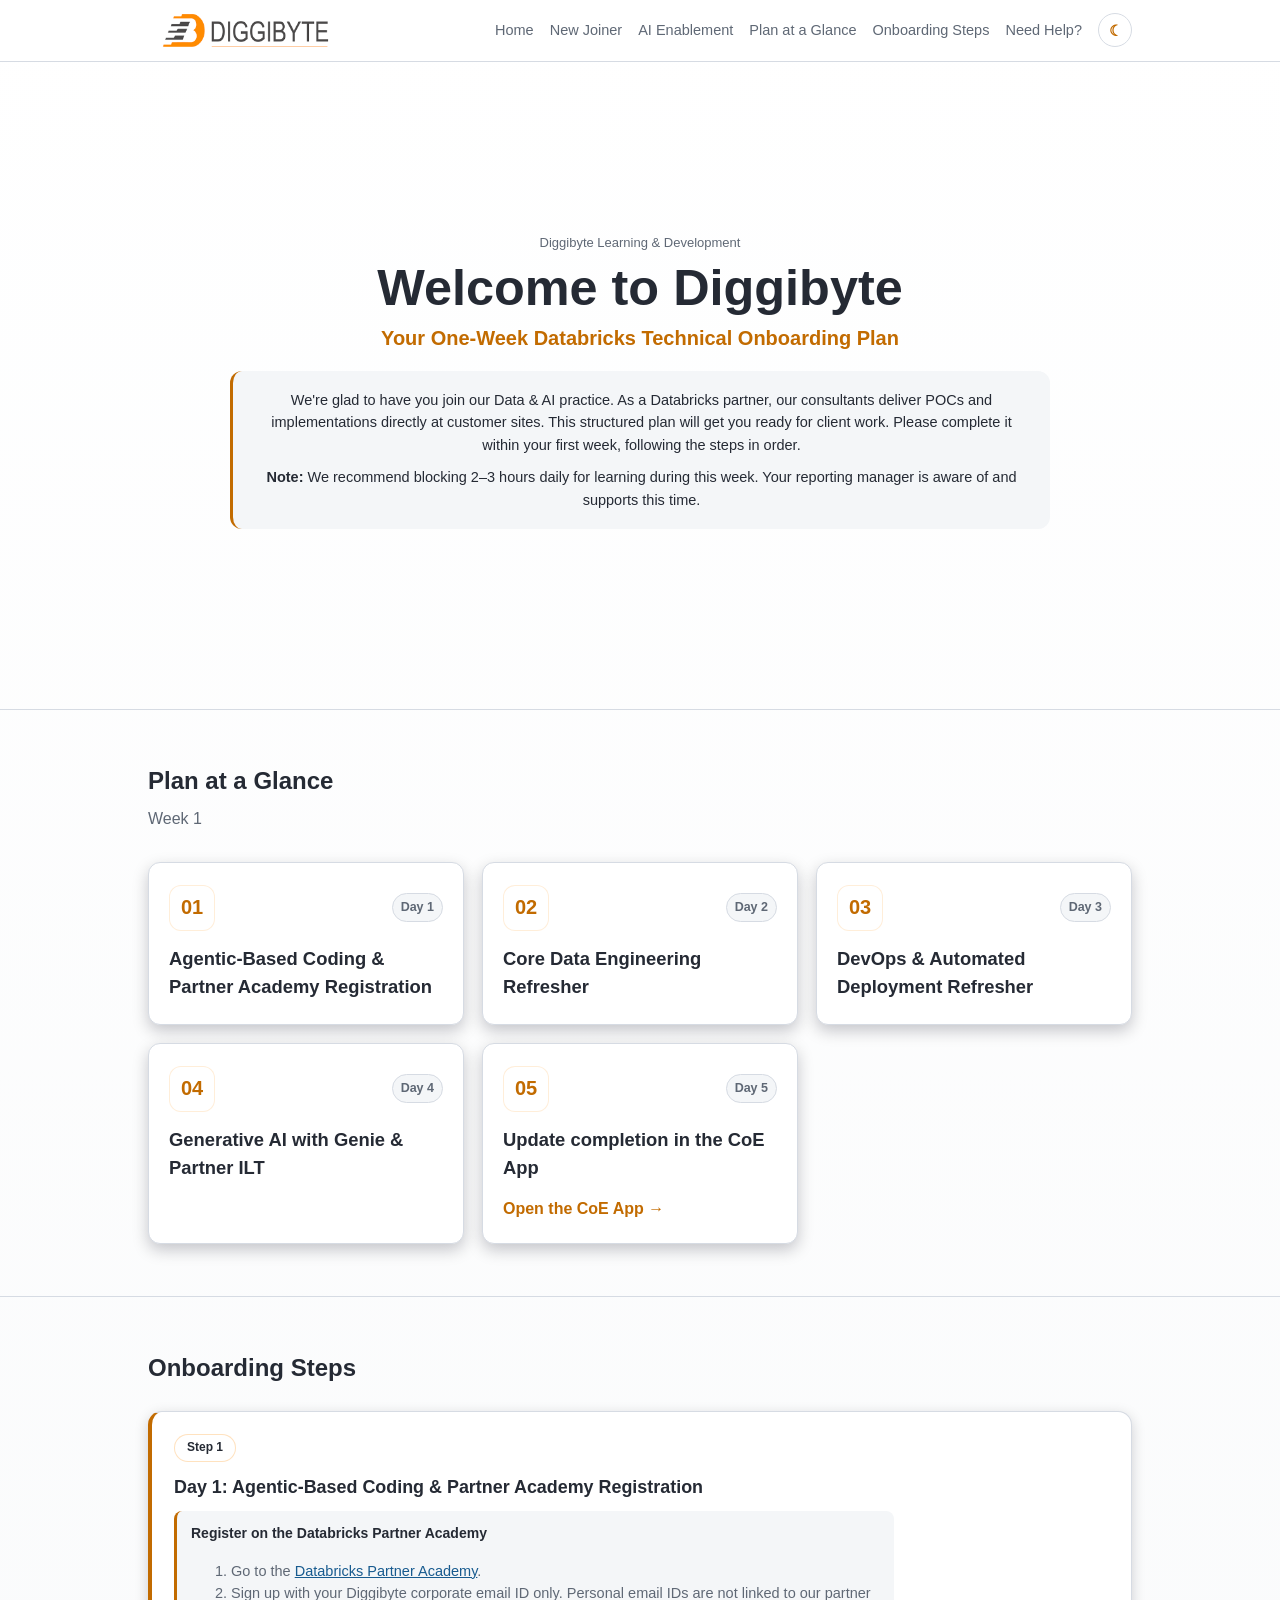
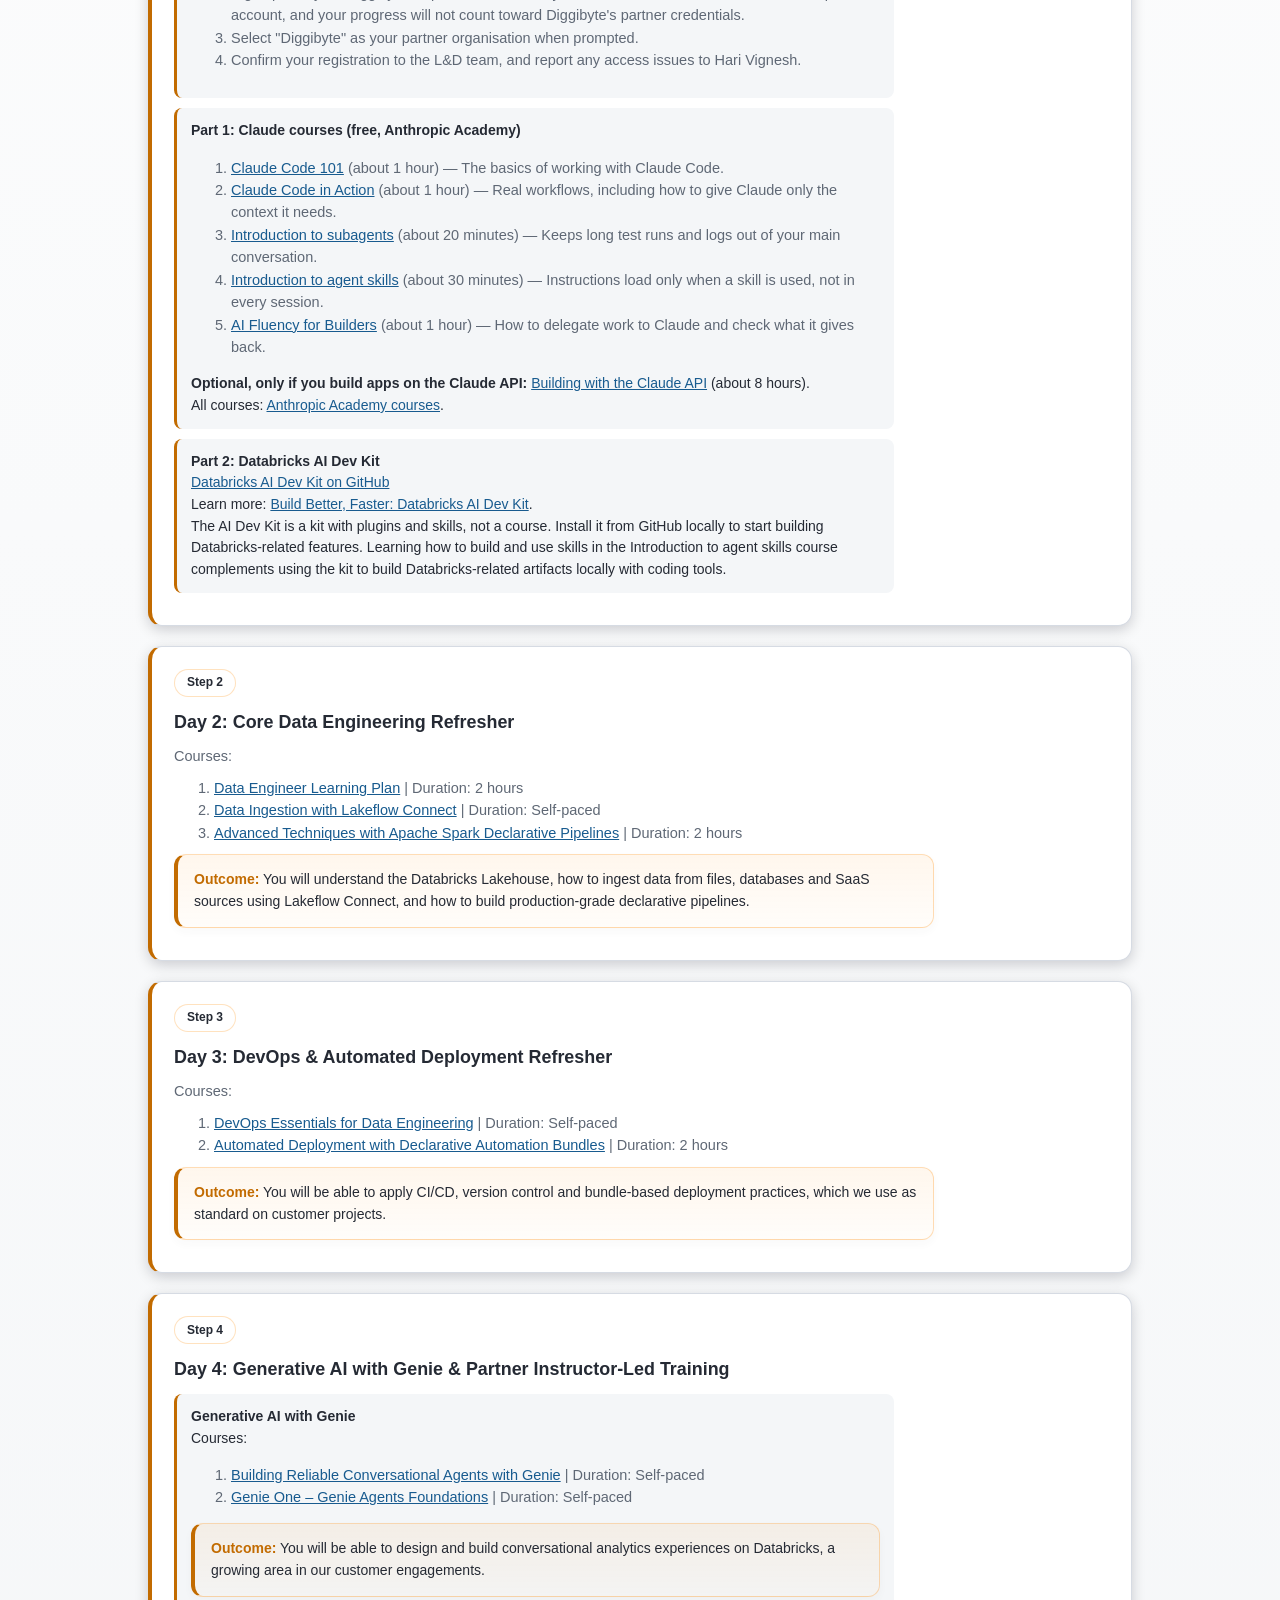
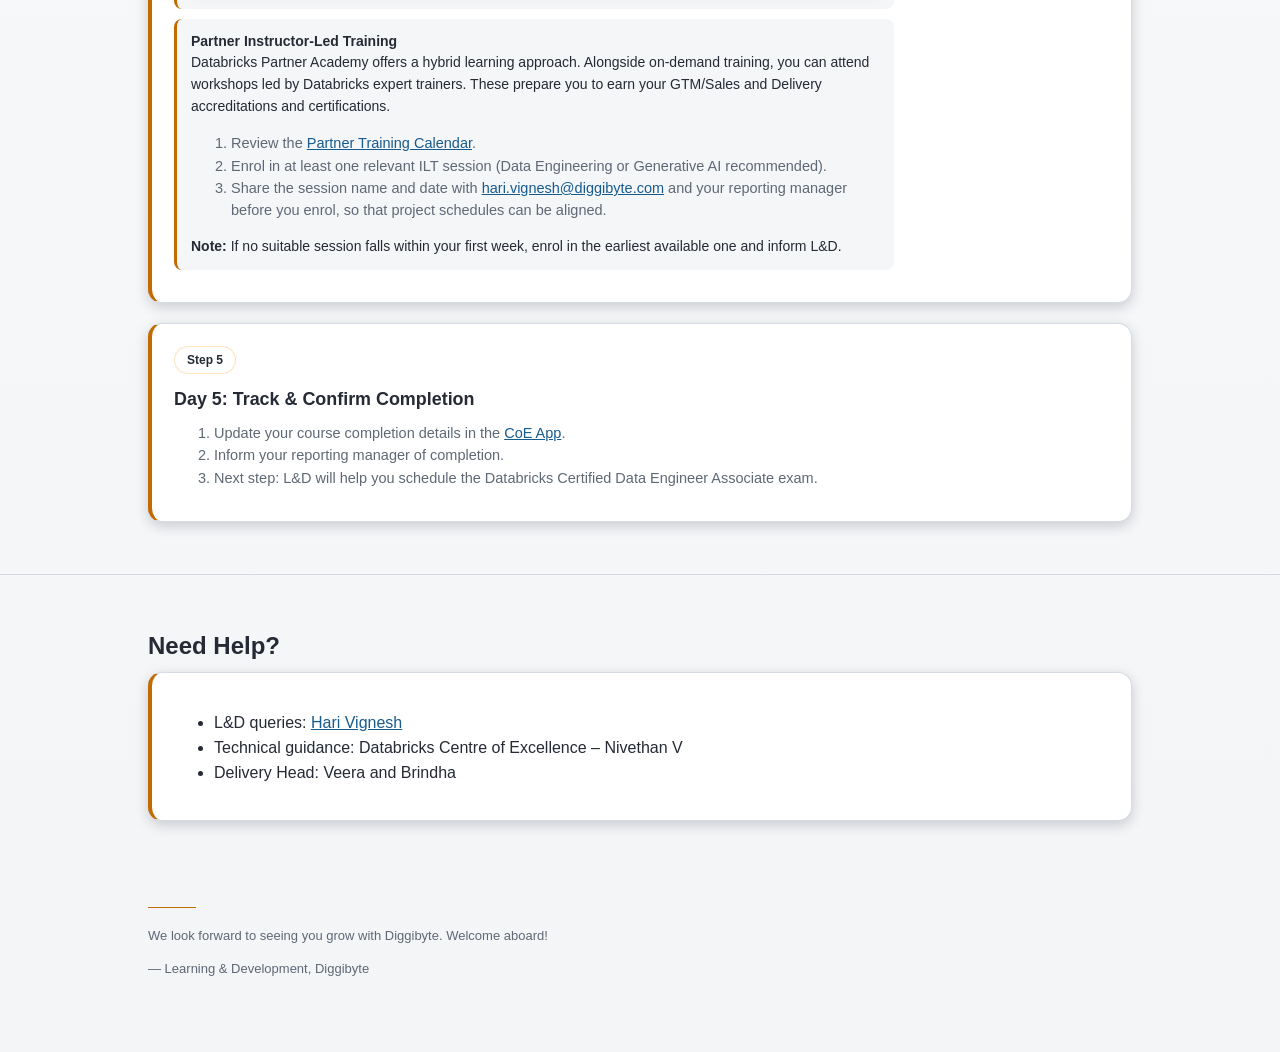
<file: new-joiner.html>
<!DOCTYPE html>
<html lang="en">
<head>
  <meta charset="UTF-8">
  <meta name="viewport" content="width=device-width, initial-scale=1.0">
  <meta name="description" content="Your one-week Databricks technical onboarding plan at Diggibyte.">
  <title>Diggibyte: New Joiner Onboarding</title>
  <link rel="stylesheet" href="css/styles.css">
</head>
<body class="light-theme">
  <nav>
    <div class="nav-inner">
      <div class="brand">
        <a href="index.html" aria-label="Diggibyte Learning &amp; Development home">
          <img class="brand-logo" src="assets/logo.png" alt="Diggibyte">
        </a>
      </div>
      <div class="navlinks">
        <a href="index.html">Home</a>
        <a href="new-joiner.html" aria-current="page">New Joiner</a>
        <a href="ai-enablement.html">AI Enablement</a>
        <a href="#plan">Plan at a Glance</a>
        <a href="#step-1">Onboarding Steps</a>
        <a href="#help">Need Help?</a>
        <button class="theme-toggle" type="button" aria-pressed="true" aria-label="Switch to dark theme" title="Switch theme">
          <span class="theme-icon" aria-hidden="true">&#9790;</span>
        </button>
      </div>
    </div>
  </nav>

  <header class="hero">
    <div class="wrap">
      <p class="initiative">Diggibyte Learning &amp; Development</p>
      <h1 class="program-name">Welcome to Diggibyte</h1>
      <p class="tagline">Your One-Week Databricks Technical Onboarding Plan</p>
      <div class="why-block">
        <p>We're glad to have you join our Data &amp; AI practice. As a Databricks partner, our consultants deliver POCs and implementations directly at customer sites. This structured plan will get you ready for client work. Please complete it within your first week, following the steps in order.</p>
        <p><strong>Note:</strong> We recommend blocking 2–3 hours daily for learning during this week. Your reporting manager is aware of and supports this time.</p>
      </div>
    </div>
  </header>

  <section id="plan">
    <div class="wrap">
      <h2>Plan at a Glance</h2>
      <p class="section-lede">Week 1</p>
      <div class="phase-grid onboarding-plan-grid">
        <div class="phase-card">
          <div class="phase-header"><div class="phase-icon">01</div><div class="phase-weeks">Day 1</div></div>
          <h3 class="phase-title">Agentic-Based Coding &amp; Partner Academy Registration</h3>
        </div>
        <div class="phase-card">
          <div class="phase-header"><div class="phase-icon">02</div><div class="phase-weeks">Day 2</div></div>
          <h3 class="phase-title">Core Data Engineering Refresher</h3>
        </div>
        <div class="phase-card">
          <div class="phase-header"><div class="phase-icon">03</div><div class="phase-weeks">Day 3</div></div>
          <h3 class="phase-title">DevOps &amp; Automated Deployment Refresher</h3>
        </div>
        <div class="phase-card">
          <div class="phase-header"><div class="phase-icon">04</div><div class="phase-weeks">Day 4</div></div>
          <h3 class="phase-title">Generative AI with Genie &amp; Partner ILT</h3>
        </div>
        <div class="phase-card">
          <div class="phase-header"><div class="phase-icon">05</div><div class="phase-weeks">Day 5</div></div>
          <h3 class="phase-title">Update completion in the CoE App</h3>
          <a href="https://coe-platform-1231630146493550.aws.databricksapps.com/home" target="_blank" rel="noopener">Open the CoE App &#8594;</a>
        </div>
      </div>
    </div>
  </section>

  <section id="step-1">
    <div class="wrap">
      <h2>Onboarding Steps</h2>
      <div class="journey">
        <div class="wk-section">
          <div class="wk-step-badge">Step 1</div>
          <div class="wk-head"><span class="wk-title">Day 1: Agentic-Based Coding &amp; Partner Academy Registration</span></div>
          <div class="wk-body">
            <div class="wk-section-block">
              <p><strong>Register on the Databricks Partner Academy</strong></p>
            <ol>
              <li>Go to the <a href="https://partner-academy.databricks.com" target="_blank" rel="noopener">Databricks Partner Academy</a>.</li>
              <li>Sign up with your Diggibyte corporate email ID only. Personal email IDs are not linked to our partner account, and your progress will not count toward Diggibyte's partner credentials.</li>
              <li>Select "Diggibyte" as your partner organisation when prompted.</li>
              <li>Confirm your registration to the L&amp;D team, and report any access issues to Hari Vignesh.</li>
            </ol>
            </div>
            <div class="wk-section-block">
              <p><strong>Part 1: Claude courses (free, Anthropic Academy)</strong></p>
              <ol>
                <li><a href="https://claude.com/courses/claude-code-101" target="_blank" rel="noopener">Claude Code 101</a> (about 1 hour) — The basics of working with Claude Code.</li>
                <li><a href="https://claude.com/courses/claude-code-in-action" target="_blank" rel="noopener">Claude Code in Action</a> (about 1 hour) — Real workflows, including how to give Claude only the context it needs.</li>
                <li><a href="https://claude.com/courses/introduction-to-subagents" target="_blank" rel="noopener">Introduction to subagents</a> (about 20 minutes) — Keeps long test runs and logs out of your main conversation.</li>
                <li><a href="https://claude.com/courses/introduction-to-agent-skills" target="_blank" rel="noopener">Introduction to agent skills</a> (about 30 minutes) — Instructions load only when a skill is used, not in every session.</li>
                <li><a href="https://claude.com/courses/ai-fluency-for-builders" target="_blank" rel="noopener">AI Fluency for Builders</a> (about 1 hour) — How to delegate work to Claude and check what it gives back.</li>
              </ol>
              <p><strong>Optional, only if you build apps on the Claude API:</strong> <a href="https://claude.com/courses/building-with-the-claude-api" target="_blank" rel="noopener">Building with the Claude API</a> (about 8 hours).</p>
              <p>All courses: <a href="https://claude.com/resources/courses" target="_blank" rel="noopener">Anthropic Academy courses</a>.</p>
            </div>
            <div class="wk-section-block">
              <p><strong>Part 2: Databricks AI Dev Kit</strong></p>
              <p><a href="https://github.com/databricks-solutions/ai-dev-kit" target="_blank" rel="noopener">Databricks AI Dev Kit on GitHub</a></p>
              <p>Learn more: <a href="https://www.databricks.com/dataaisummit/session/build-better-faster-databricks-ai-dev-kit" target="_blank" rel="noopener">Build Better, Faster: Databricks AI Dev Kit</a>.</p>
              <p>The AI Dev Kit is a kit with plugins and skills, not a course. Install it from GitHub locally to start building Databricks-related features. Learning how to build and use skills in the Introduction to agent skills course complements using the kit to build Databricks-related artifacts locally with coding tools.</p>
            </div>
          </div>
        </div>

        <div class="wk-section">
          <div class="wk-step-badge">Step 2</div>
          <div class="wk-head"><span class="wk-title">Day 2: Core Data Engineering Refresher</span></div>
          <div class="wk-body">
            <p>Courses:</p>
            <ol>
              <li><a href="https://partner-academy.databricks.com/learn/learning-plans/10/data-engineer-learning-plan?generated_by=274087&amp;hash=c82b3df68c59c8732806d833b53a2417f12f2574" target="_blank" rel="noopener">Data Engineer Learning Plan</a> | Duration: 2 hours</li>
              <li><a href="https://partner-academy.databricks.com/learn/learning-plans/10/data-engineer-learning-plan/courses/2963/data-ingestion-with-lakeflow-connect/lessons" target="_blank" rel="noopener">Data Ingestion with Lakeflow Connect</a> | Duration: Self-paced</li>
              <li><a href="https://partner-academy.databricks.com/learn/learning-plans/10/data-engineer-learning-plan/courses/2972/advanced-techniques-with-apache-spark-declarative-pipelines/lessons" target="_blank" rel="noopener">Advanced Techniques with Apache Spark Declarative Pipelines</a> | Duration: 2 hours</li>
            </ol>
            <div class="outcome"><b>Outcome:</b> You will understand the Databricks Lakehouse, how to ingest data from files, databases and SaaS sources using Lakeflow Connect, and how to build production-grade declarative pipelines.</div>
          </div>
        </div>

        <div class="wk-section">
          <div class="wk-step-badge">Step 3</div>
          <div class="wk-head"><span class="wk-title">Day 3: DevOps &amp; Automated Deployment Refresher</span></div>
          <div class="wk-body">
            <p>Courses:</p>
            <ol>
              <li><a href="https://partner-academy.databricks.com/learn/learning-plans/10/data-engineer-learning-plan/courses/3640/devops-essentials-for-data-engineering/lessons" target="_blank" rel="noopener">DevOps Essentials for Data Engineering</a> | Duration: Self-paced</li>
              <li><a href="https://partner-academy.databricks.com/learn/learning-plans/10/data-engineer-learning-plan/courses/3489/automated-deployment-with-declarative-automation-bundles/lessons" target="_blank" rel="noopener">Automated Deployment with Declarative Automation Bundles</a> | Duration: 2 hours</li>
            </ol>
            <div class="outcome"><b>Outcome:</b> You will be able to apply CI/CD, version control and bundle-based deployment practices, which we use as standard on customer projects.</div>
          </div>
        </div>

        <div class="wk-section">
          <div class="wk-step-badge">Step 4</div>
          <div class="wk-head"><span class="wk-title">Day 4: Generative AI with Genie &amp; Partner Instructor-Led Training</span></div>
          <div class="wk-body">
            <div class="wk-section-block">
              <p><strong>Generative AI with Genie</strong></p>
            <p>Courses:</p>
            <ol>
              <li><a href="https://partner-academy.databricks.com/learn/courses/5219/building-reliable-conversational-agents-with-genie" target="_blank" rel="noopener">Building Reliable Conversational Agents with Genie</a> | Duration: Self-paced</li>
              <li><a href="https://partner-academy.databricks.com/learn/courses/6020/genie-one-genie-agents-foundations" target="_blank" rel="noopener">Genie One – Genie Agents Foundations</a> | Duration: Self-paced</li>
            </ol>
            <div class="outcome"><b>Outcome:</b> You will be able to design and build conversational analytics experiences on Databricks, a growing area in our customer engagements.</div>
            </div>
            <div class="wk-section-block">
              <p><strong>Partner Instructor-Led Training</strong></p>
            <p>Databricks Partner Academy offers a hybrid learning approach. Alongside on-demand training, you can attend workshops led by Databricks expert trainers. These prepare you to earn your GTM/Sales and Delivery accreditations and certifications.</p>
            <ol>
              <li>Review the <a href="https://partner-academy.databricks.com/pages/69/partner-calendar" target="_blank" rel="noopener">Partner Training Calendar</a>.</li>
              <li>Enrol in at least one relevant ILT session (Data Engineering or Generative AI recommended).</li>
              <li>Share the session name and date with <a href="mailto:hari.vignesh@diggibyte.com">hari.vignesh@diggibyte.com</a> and your reporting manager before you enrol, so that project schedules can be aligned.</li>
            </ol>
            <p><strong>Note:</strong> If no suitable session falls within your first week, enrol in the earliest available one and inform L&amp;D.</p>
            </div>
          </div>
        </div>

        <div class="wk-section">
          <div class="wk-step-badge">Step 5</div>
          <div class="wk-head"><span class="wk-title">Day 5: Track &amp; Confirm Completion</span></div>
          <div class="wk-body">
            <ol>
              <li>Update your course completion details in the <a href="https://coe-platform-1231630146493550.aws.databricksapps.com/home" target="_blank" rel="noopener">CoE App</a>.</li>
              <li>Inform your reporting manager of completion.</li>
              <li>Next step: L&amp;D will help you schedule the Databricks Certified Data Engineer Associate exam.</li>
            </ol>
          </div>
        </div>
      </div>
    </div>
  </section>

  <section id="help">
    <div class="wrap">
      <h2>Need Help?</h2>
      <div class="wk-section">
        <ul>
          <li>L&amp;D queries: <a href="mailto:hari.vignesh@diggibyte.com">Hari Vignesh</a></li>
          <li>Technical guidance: Databricks Centre of Excellence – Nivethan V</li>
          <li>Delivery Head: Veera and Brindha</li>
        </ul>
      </div>
    </div>
  </section>

  <footer>
    <div class="wrap">
      <div class="rule"></div>
      <p>We look forward to seeing you grow with Diggibyte. Welcome aboard!</p>
      <p>&mdash; Learning &amp; Development, Diggibyte</p>
    </div>
  </footer>

  <script>
    const themeToggle = document.querySelector('.theme-toggle');
    const brandLogo = document.querySelector('.brand-logo');
    let savedTheme = null;

    try {
      savedTheme = localStorage.getItem('theme');
    } catch (error) {
      savedTheme = null;
    }

    if (savedTheme === 'dark') {
      document.body.classList.remove('light-theme');
    }

    function updateThemeToggle() {
      const isLight = document.body.classList.contains('light-theme');
      brandLogo.src = isLight ? 'assets/logo.png' : 'assets/logo_dark.png';
      themeToggle.setAttribute('aria-pressed', String(isLight));
      themeToggle.setAttribute('aria-label', isLight ? 'Switch to dark theme' : 'Switch to light theme');
      themeToggle.querySelector('.theme-icon').textContent = isLight ? '\u263E' : '\u2600';
    }

    themeToggle.addEventListener('click', () => {
      const isLight = document.body.classList.toggle('light-theme');
      try {
        localStorage.setItem('theme', isLight ? 'light' : 'dark');
      } catch (error) {
        // Theme switching still works when browser storage is unavailable.
      }
      updateThemeToggle();
    });

    updateThemeToggle();
  </script>
</body>
</html>
</file>
<file: css/styles.css>
:root {
    --orange: #f59e0b;
    --charcoal: #edf2ff;
    --grey: #a9b4c5;
    --border: #2b374d;
    --row-fill: #111827;
    --header-fill: #1b2335;
    --blue: #7dd3fc;
    --white: #0b1020;
    --panel: #111827;
    --panel-strong: #141d2d;
    --shadow: rgba(15, 23, 42, 0.45);
  }

  * {
    box-sizing: border-box;
  }

  html {
    scroll-behavior: smooth;
  }

  body {
    margin: 0;
    background: linear-gradient(180deg, #0b1020 0%, #0f172a 100%);
    color: var(--charcoal);
    font-family: Calibri, "Segoe UI", Arial, sans-serif;
    font-size: 16px;
    line-height: 1.55;
    -webkit-font-smoothing: antialiased;
  }

  a {
    color: var(--blue);
  }

  .light-theme {
    --orange: #c26b00;
    --charcoal: #252a34;
    --grey: #5f6875;
    --border: #d6dbe3;
    --row-fill: #f4f6f8;
    --header-fill: #ffffff;
    --blue: #185b8f;
    --white: #ffffff;
    --panel: #ffffff;
    --panel-strong: #f7f8fa;
    --shadow: rgba(31, 41, 55, 0.12);
  }

  body.light-theme {
    background: linear-gradient(180deg, #ffffff 0%, #f3f5f7 100%);
  }

  body.light-theme nav {
    background: rgba(255, 255, 255, 0.92);
  }

  .wrap {
    max-width: 1040px;
    margin: 0 auto;
    padding: 0 28px;
  }

  /* ---------- NAV ---------- */
  nav {
    position: sticky;
    top: 0;
    z-index: 50;
    background: rgba(11, 16, 32, 0.9);
    border-bottom: 1px solid var(--border);
    backdrop-filter: blur(10px);
  }

  .nav-inner {
    max-width: 1040px;
    margin: 0 auto;
    padding: 10px 28px;
    display: flex;
    align-items: center;
    justify-content: space-between;
    gap: 16px;
  }

  .brand {
    flex: 0 0 auto;
  }

  .brand-logo {
    display: block;
    width: 190px;
    height: auto;
  }

  .navlinks {
    display: flex;
    align-items: center;
    justify-content: flex-end;
    gap: 16px;
    flex: 1 1 auto;
    min-width: 0;
  }

  .brand {
    display: flex;
    align-items: center;
    gap: 10px;
    font-weight: 700;
    letter-spacing: 0.2px;
  }

  .brand {
    font-size: 1rem;
    font-weight: 700;
    letter-spacing: 0.08em;
    text-transform: uppercase;
    color: var(--charcoal);
  }

  .theme-toggle {
    display: inline-flex;
    align-items: center;
    justify-content: center;
    width: 34px;
    height: 34px;
    padding: 0;
    border: 1px solid var(--border);
    border-radius: 999px;
    background: var(--panel);
    color: var(--charcoal);
    font: inherit;
    font-size: 12px;
    font-weight: 700;
    cursor: pointer;
  }

  .theme-toggle:hover,
  .theme-toggle:focus-visible {
    border-color: var(--orange);
    outline: none;
  }

  .theme-icon {
    color: var(--orange);
    font-size: 15px;
    line-height: 1;
  }

  .initiative {
    color: var(--grey);
    font-size: 13px;
    margin: 0 0 6px;
  }

  .program-name {
    font-size: clamp(2.2rem, 4vw, 3.15rem);
    font-weight: 700;
    color: var(--charcoal);
    margin: 0 auto 8px;
    line-height: 1.14;
    max-width: 860px;
  }

  .tagline {
    font-size: 1.25rem;
    font-weight: 700;
    color: var(--orange);
    margin: 0 auto 20px;
    line-height: 1.3;
    max-width: 700px;
  }

  .why-block {
    width: min(100%, 820px);
    margin: 0 auto 28px;
    padding: 18px 22px;
    background: var(--row-fill);
    border-left: 3px solid var(--orange);
    border-radius: 12px;
    text-align: center;
  }

  .why-block p {
    margin: 0 0 10px;
    color: var(--charcoal);
    font-size: 14.5px;
  }

  .why-block p:last-child {
    margin-bottom: 0;
  }

  .navlinks a {
    color: var(--grey);
    text-decoration: none;
    font-size: 14.5px;
  }

  .navlinks a:hover {
    color: var(--orange);
  }

  @media (max-width: 760px) {
    .nav-inner {
      align-items: flex-start;
      flex-wrap: wrap;
      padding: 8px 18px;
    }

    .navlinks {
      width: 100%;
      flex-basis: 100%;
      justify-content: flex-start;
      gap: 10px 16px;
    }

    .navlinks a {
      font-size: 13px;
    }

    .brand-logo {
      width: 150px;
    }
  }

  /* ---------- HERO ---------- */
  header.hero {
    padding: 72px 0 52px;
    border-bottom: 1px solid var(--border);
    min-height: 72vh;
    display: flex;
    align-items: center;
  }

  header.hero .wrap {
    width: min(100%, 980px);
    margin: 0 auto;
    text-align: center;
  }

  .eyebrow {
    color: var(--orange);
    font-weight: 700;
    font-size: 13.5px;
    margin-bottom: 10px;
  }

  h1 {
    font-size: 2.35rem;
    margin: 0 0 14px;
    font-weight: 700;
    color: var(--charcoal);
    max-width: 620px;
    line-height: 1.18;
  }

  .lede {
    color: var(--grey);
    max-width: 760px;
    font-size: 1.05rem;
    margin: 0 auto 26px;
    text-align: center;
  }

  .stat-row {
    display: flex;
    gap: 36px;
    flex-wrap: wrap;
    margin-top: 8px;
    justify-content: center;
  }

  .stat b {
    display: block;
    font-size: 1.5rem;
    color: var(--charcoal);
  }

  .stat span {
    color: var(--grey);
    font-size: 13.5px;
  }

  section {
    padding: 52px 0;
  }

  section + section {
    border-top: 1px solid var(--border);
  }

  h2 {
    font-size: 1.5rem;
    margin: 0 0 8px;
    color: var(--charcoal);
  }

  .section-lede {
    color: var(--grey);
    margin: 0 0 30px;
    max-width: 620px;
  }

  /* ---------- JOURNEY MAP ---------- */
  .journey-map {
    padding: 24px 0 18px;
  }

  .phase-grid {
    display: grid;
    grid-template-columns: repeat(4, minmax(0, 1fr));
    gap: 18px;
    margin-top: 26px;
  }

  .learning-path-grid {
    grid-template-columns: repeat(2, minmax(0, 1fr));
  }

  .onboarding-plan-grid {
    grid-template-columns: repeat(3, minmax(0, 1fr));
  }

  @media (max-width: 1024px) {
    .phase-grid {
      grid-template-columns: repeat(2, 1fr);
    }

    .onboarding-plan-grid {
      grid-template-columns: repeat(3, minmax(0, 1fr));
    }
  }

  @media (max-width: 600px) {
    .phase-grid {
      grid-template-columns: 1fr;
    }

    .learning-path-grid {
      grid-template-columns: repeat(2, minmax(0, 1fr));
    }

    .onboarding-plan-grid {
      grid-template-columns: 1fr;
    }
  }

  @media (max-width: 480px) {
    .learning-path-grid {
      grid-template-columns: 1fr;
    }
  }

  .phase-card {
    background: var(--panel);
    border: 1px solid var(--border);
    border-radius: 12px;
    padding: 22px 20px;
    display: flex;
    flex-direction: column;
    gap: 14px;
    box-shadow: 0 6px 16px rgba(2, 6, 23, 0.22);
  }

  .phase-icon {
    width: 46px;
    height: 46px;
    border-radius: 12px;
    background: var(--header-fill);
    color: var(--orange);
    display: flex;
    align-items: center;
    justify-content: center;
    font-size: 20px;
    font-weight: 700;
    box-shadow: inset 0 0 0 1px rgba(255, 138, 0, 0.15);
  }

  .phase-header {
    display: flex;
    align-items: center;
    justify-content: space-between;
    gap: 12px;
  }

  .phase-label {
    font-size: 11px;
    letter-spacing: 0.14em;
    text-transform: uppercase;
    color: var(--grey);
    font-weight: 700;
  }

  .phase-title {
    font-size: 1.15rem;
    font-weight: 700;
    color: var(--charcoal);
    margin: 0;
  }

  .phase-weeks {
    color: var(--grey);
    font-size: 12.5px;
    font-weight: 700;
    background: var(--row-fill);
    border: 1px solid var(--border);
    padding: 4px 8px;
    border-radius: 999px;
    white-space: nowrap;
  }

  .phase-card p {
    margin: 0;
    color: var(--grey);
    font-size: 14px;
    line-height: 1.6;
  }

  .phase-card a {
    display: inline-flex;
    align-items: center;
    font-weight: 700;
    text-decoration: none;
    color: var(--orange);
    margin-top: auto;
  }

  .phase-card a:hover {
    text-decoration: underline;
  }

  /* ---------- WEEKLY JOURNEY ---------- */
  .journey {
    display: flex;
    flex-direction: column;
    gap: 20px;
    margin-top: 24px;
  }

  .wk-section {
    background: var(--panel);
    border: 1px solid var(--border);
    border-left: 4px solid var(--orange);
    border-radius: 14px;
    padding: 22px 22px 18px 22px;
    box-shadow: 0 4px 14px rgba(2, 6, 23, 0.18);
  }

  .wk-step-badge {
    display: inline-flex;
    align-items: center;
    justify-content: center;
    min-width: 42px;
    height: 28px;
    padding: 0 12px;
    border-radius: 999px;
    background: var(--header-fill);
    border: 1px solid rgba(255, 138, 0, 0.25);
    color: var(--charcoal);
    font-weight: 700;
    font-size: 12px;
    margin-bottom: 12px;
  }

  .wk-head {
    display: flex;
    align-items: baseline;
    gap: 12px;
    flex-wrap: wrap;
    margin-bottom: 8px;
  }

  .wk-title {
    font-weight: 700;
    font-size: 1.12rem;
    color: var(--charcoal);
  }

  .wk-hours {
    color: var(--grey);
    font-size: 13px;
    background: var(--row-fill);
    border: 1px solid var(--border);
    padding: 2px 9px;
    border-radius: 4px;
  }

  .wk-body {
    color: var(--grey);
    font-size: 14.5px;
    margin: 0 0 14px;
    max-width: 760px;
  }

  .wk-body > * {
    margin-top: 0;
    margin-bottom: 10px;
  }

  .wk-body p {
    margin: 0 0 10px;
  }

  .wk-body strong {
    color: var(--charcoal);
  }

  .wk-section-block {
    border-left: 3px solid var(--orange);
    background: var(--row-fill);
    border-radius: 8px;
    padding: 12px 14px;
    margin: 10px 0;
    max-width: 720px;
  }

  .wk-section-block p {
    margin: 0;
    color: var(--charcoal);
    font-size: 14px;
    line-height: 1.55;
  }
    margin: 12px 0;
    max-width: 620px;
  }

  .wk-section-block p {
    margin: 0 0 8px;
  }

  .wk-section-block ul {
    margin: 8px 0 0 18px;
  }

  .wk-role-list {
    list-style: none;
    margin: 8px 0 0;
    padding: 0;
  }

  .wk-role-list li {
    display: flex;
    align-items: flex-start;
    gap: 8px;
    margin-bottom: 6px;
    color: var(--charcoal);
  }

  .wk-role-list li::before {
    content: "•";
    color: var(--orange);
    font-weight: 700;
    line-height: 1.4;
  }

  .outcome {
    font-size: 14px;
    color: var(--charcoal);
    background: linear-gradient(180deg, rgba(255,138,0,0.07), rgba(255,138,0,0.02));
    border: 1px solid rgba(255,138,0,0.28);
    border-left: 4px solid var(--orange);
    border-radius: 12px;
    padding: 14px 16px;
    width: 100%;
    max-width: none;
    box-sizing: border-box;
    box-shadow: 0 4px 10px rgba(63, 61, 61, 0.03);
  }

  .outcome b {
    color: var(--orange);
    font-weight: 700;
  }

  .good-look {
    border: 1px solid var(--border);
    border-left: 3px solid var(--orange);
    background: var(--row-fill);
    border-radius: 10px;
    margin: 12px 0 16px;
    overflow: hidden;
  }

  .good-look summary {
    list-style: none;
    cursor: pointer;
    padding: 12px 14px;
    font-size: 13.5px;
    color: var(--charcoal);
    font-weight: 700;
    background: rgba(255, 138, 0, 0.04);
    display: flex;
    align-items: center;
    justify-content: space-between;
    gap: 8px;
  }

  .good-look summary::-webkit-details-marker {
    display: none;
  }

  .good-look summary::after {
    content: "+";
    color: var(--orange);
    font-size: 18px;
    line-height: 1;
    font-weight: 700;
  }

  .good-look[open] summary::after {
    content: "−";
  }

  .good-look ul {
    margin: 0;
    padding: 10px 14px 14px 28px;
    font-size: 13.5px;
    color: var(--charcoal);
  }

  .good-look li {
    margin-bottom: 6px;
  }

  /* ---------- ROLE TRACKS ---------- */
  .role-grid {
    display: grid;
    grid-template-columns: repeat(2, 1fr);
    gap: 20px;
  }

  @media (max-width: 760px) {
    .role-grid {
      grid-template-columns: 1fr;
    }
  }

  .role-card {
    border: 1px solid var(--border);
    border-radius: 10px;
    overflow: hidden;
    background: var(--panel);
    box-shadow: 0 6px 18px rgba(2, 6, 23, 0.12);
  }

  .role-card-head {
    background: var(--header-fill);
    padding: 16px 18px;
    display: flex;
    align-items: center;
    gap: 12px;
    border-bottom: 1px solid var(--border);
  }

  .role-icon {
    width: 26px;
    height: 26px;
    flex: none;
    color: var(--orange);
  }

  .role-icon svg {
    width: 100%;
    height: 100%;
    display: block;
  }

  .role-name {
    font-weight: 700;
    color: var(--charcoal);
    font-size: 15px;
  }

  .role-sub {
    color: var(--grey);
    font-size: 12.5px;
  }

  .role-card-body {
    padding: 16px 18px;
  }

  .role-card-body h4 {
    margin: 0 0 6px;
    font-size: 12.5px;
    color: var(--grey);
    font-weight: 700;
  }

  .role-card-body ul {
    margin: 0 0 16px;
    padding-left: 18px;
    font-size: 13.8px;
    color: var(--charcoal);
  }

  .role-card-body li {
    margin-bottom: 4px;
  }

  .assignment {
    border-left: 3px solid var(--orange);
    background: var(--row-fill);
    padding: 9px 12px;
    font-size: 13.5px;
    color: var(--charcoal);
  }

  .assignment b {
    color: var(--orange);
  }

  /* ---------- RESOURCES ---------- */
  .res-block {
    margin-bottom: 26px;
  }

  .res-block-note {
    background: rgba(245, 158, 11, 0.08);
    border: 1px solid rgba(245, 158, 11, 0.28);
    border-left: 3px solid var(--orange);
    border-radius: 12px;
    padding: 14px 16px;
  }

  .under-development-notice {
    max-width: 820px;
    margin: 0 auto 24px;
    text-align: left;
  }

  .res-block h3 {
    font-size: 13px;
    letter-spacing: 0.2px;
    color: var(--grey);
    margin: 0 0 10px;
    font-weight: 700;
    border-bottom: 1px solid var(--border);
    padding-bottom: 8px;
  }

  .resource-grid {
    display: grid;
    grid-template-columns: repeat(auto-fit, minmax(180px, 1fr));
    gap: 12px;
  }

  .resource-pill {
    display: inline-flex;
    align-items: center;
    justify-content: center;
    min-height: 44px;
    padding: 10px 12px;
    border-radius: 999px;
    border: 1px solid var(--border);
    text-decoration: none;
    font-size: 12.5px;
    font-weight: 700;
    text-align: center;
    transition: transform 0.15s ease, border-color 0.15s ease;
  }

  .resource-pill:hover {
    transform: translateY(-1px);
    border-color: var(--orange);
  }

  .course-tags {
    display: flex;
    flex-wrap: wrap;
    gap: 8px;
    margin: 8px 0 10px;
  }

  .course-tag {
    display: inline-flex;
    align-items: center;
    justify-content: center;
    min-height: 26px;
    padding: 6px 10px;
    border-radius: 999px;
    border: 1px solid var(--border);
    font-size: 11px;
    font-weight: 700;
    text-decoration: none;
    letter-spacing: 0.02em;
  }

  .claude {
    background: rgba(125, 211, 252, 0.08);
    color: #dff7ff;
    border-color: rgba(125, 211, 252, 0.32);
  }

  .databricks {
    background: rgba(245, 158, 11, 0.08);
    color: #ffe4b3;
    border-color: rgba(245, 158, 11, 0.32);
  }

  .light-theme .claude {
    background: #e9f7fb;
    color: #14526a;
    border-color: #a7d8e5;
  }

  .light-theme .databricks {
    background: #fff3df;
    color: #824900;
    border-color: #efc98c;
  }

  @media (max-width: 760px) {
    .resource-list {
      grid-template-columns: 1fr;
    }
  }

  .resource-item {
    background: var(--white);
    border: 1px solid var(--border);
    border-radius: 12px;
    overflow: hidden;
  }

  .resource-item summary {
    list-style: none;
    cursor: pointer;
    padding: 14px 16px;
    display: flex;
    justify-content: space-between;
    align-items: center;
    gap: 14px;
    font-weight: 700;
    color: var(--charcoal);
    background: var(--row-fill);
  }

  .resource-item summary::-webkit-details-marker {
    display: none;
  }

  .resource-item summary::after {
    content: "+";
    color: var(--orange);
    font-size: 20px;
    line-height: 1;
  }

  .resource-item[open] summary::after {
    content: "−";
  }

  .resource-detail {
    padding: 14px 16px 16px;
    color: var(--grey);
    font-size: 14px;
    line-height: 1.6;
  }

  .resource-detail p {
    margin: 0 0 8px;
  }

  .resource-link {
    display: inline-block;
    margin-top: 8px;
    color: var(--orange);
    font-weight: 700;
    text-decoration: none;
  }

  .resource-link:hover {
    text-decoration: underline;
  }

  /* ---------- CERTIFICATION ---------- */
  .tier-table {
    width: 100%;
    border-collapse: collapse;
    font-size: 14.5px;
  }

  .tier-table th {
    background: var(--header-fill);
    color: var(--charcoal);
    text-align: left;
    padding: 10px 14px;
    border: 1px solid var(--border);
    font-weight: 700;
    font-size: 13px;
  }

  .tier-table td {
    padding: 10px 14px;
    border: 1px solid var(--border);
    color: var(--charcoal);
  }

  .tier-table tr:nth-child(even) td {
    background: var(--row-fill);
  }

  footer {
    padding: 34px 0 60px;
    color: var(--grey);
    font-size: 13px;
  }

  footer .rule {
    height: 1px;
    background: var(--orange);
    width: 48px;
    margin-bottom: 18px;
  }
</file>
